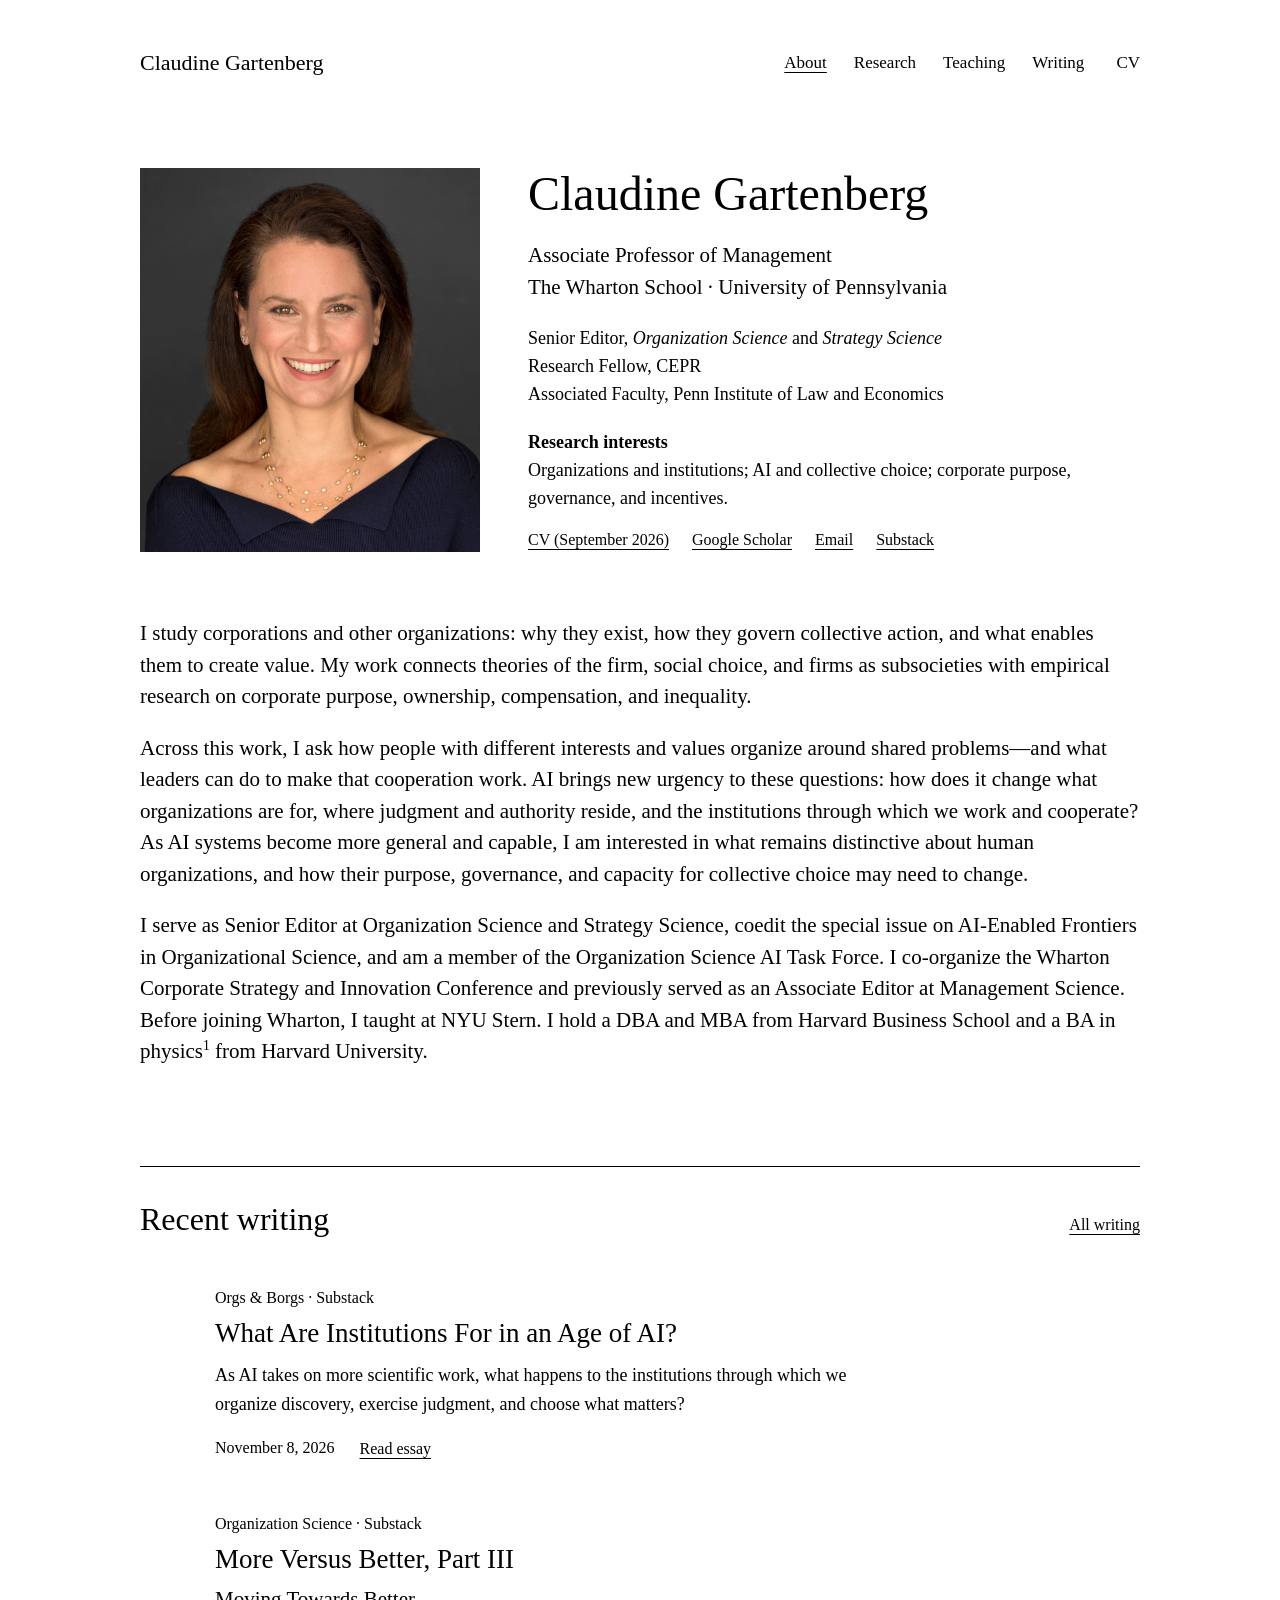
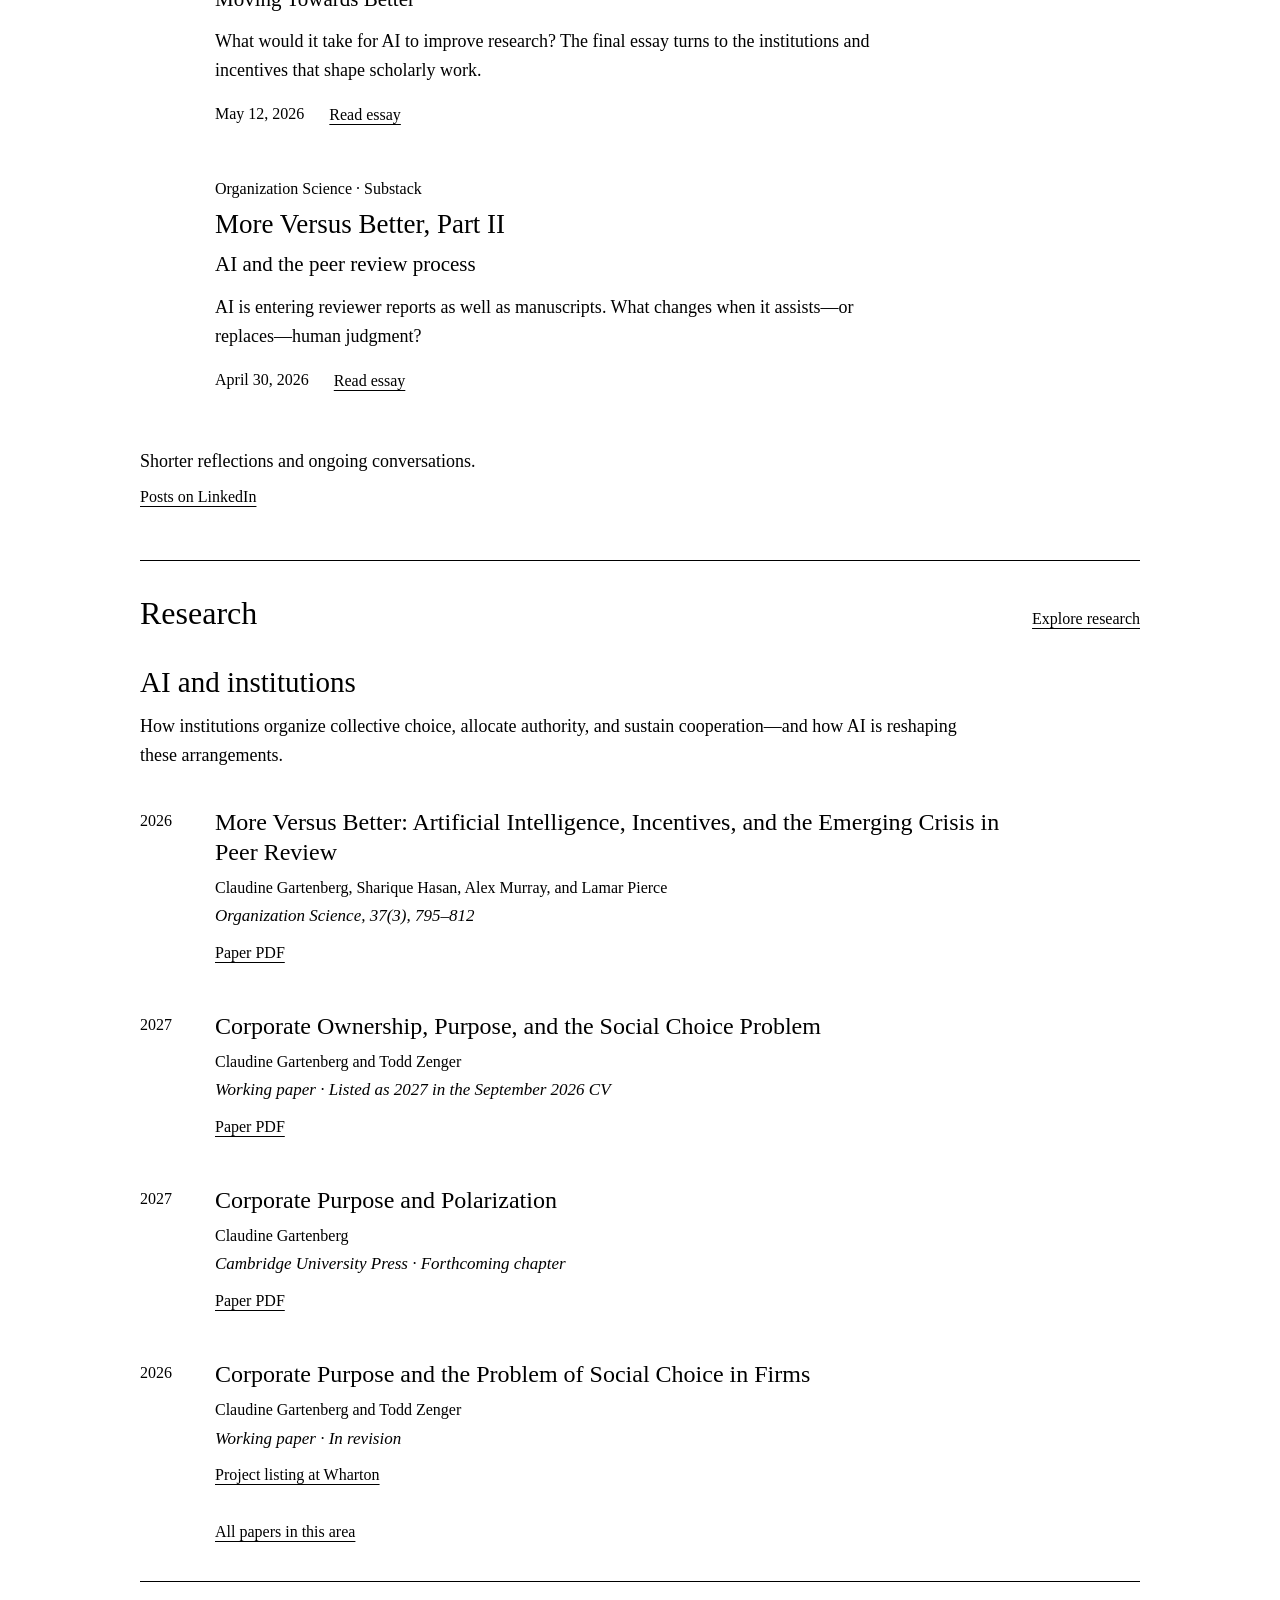
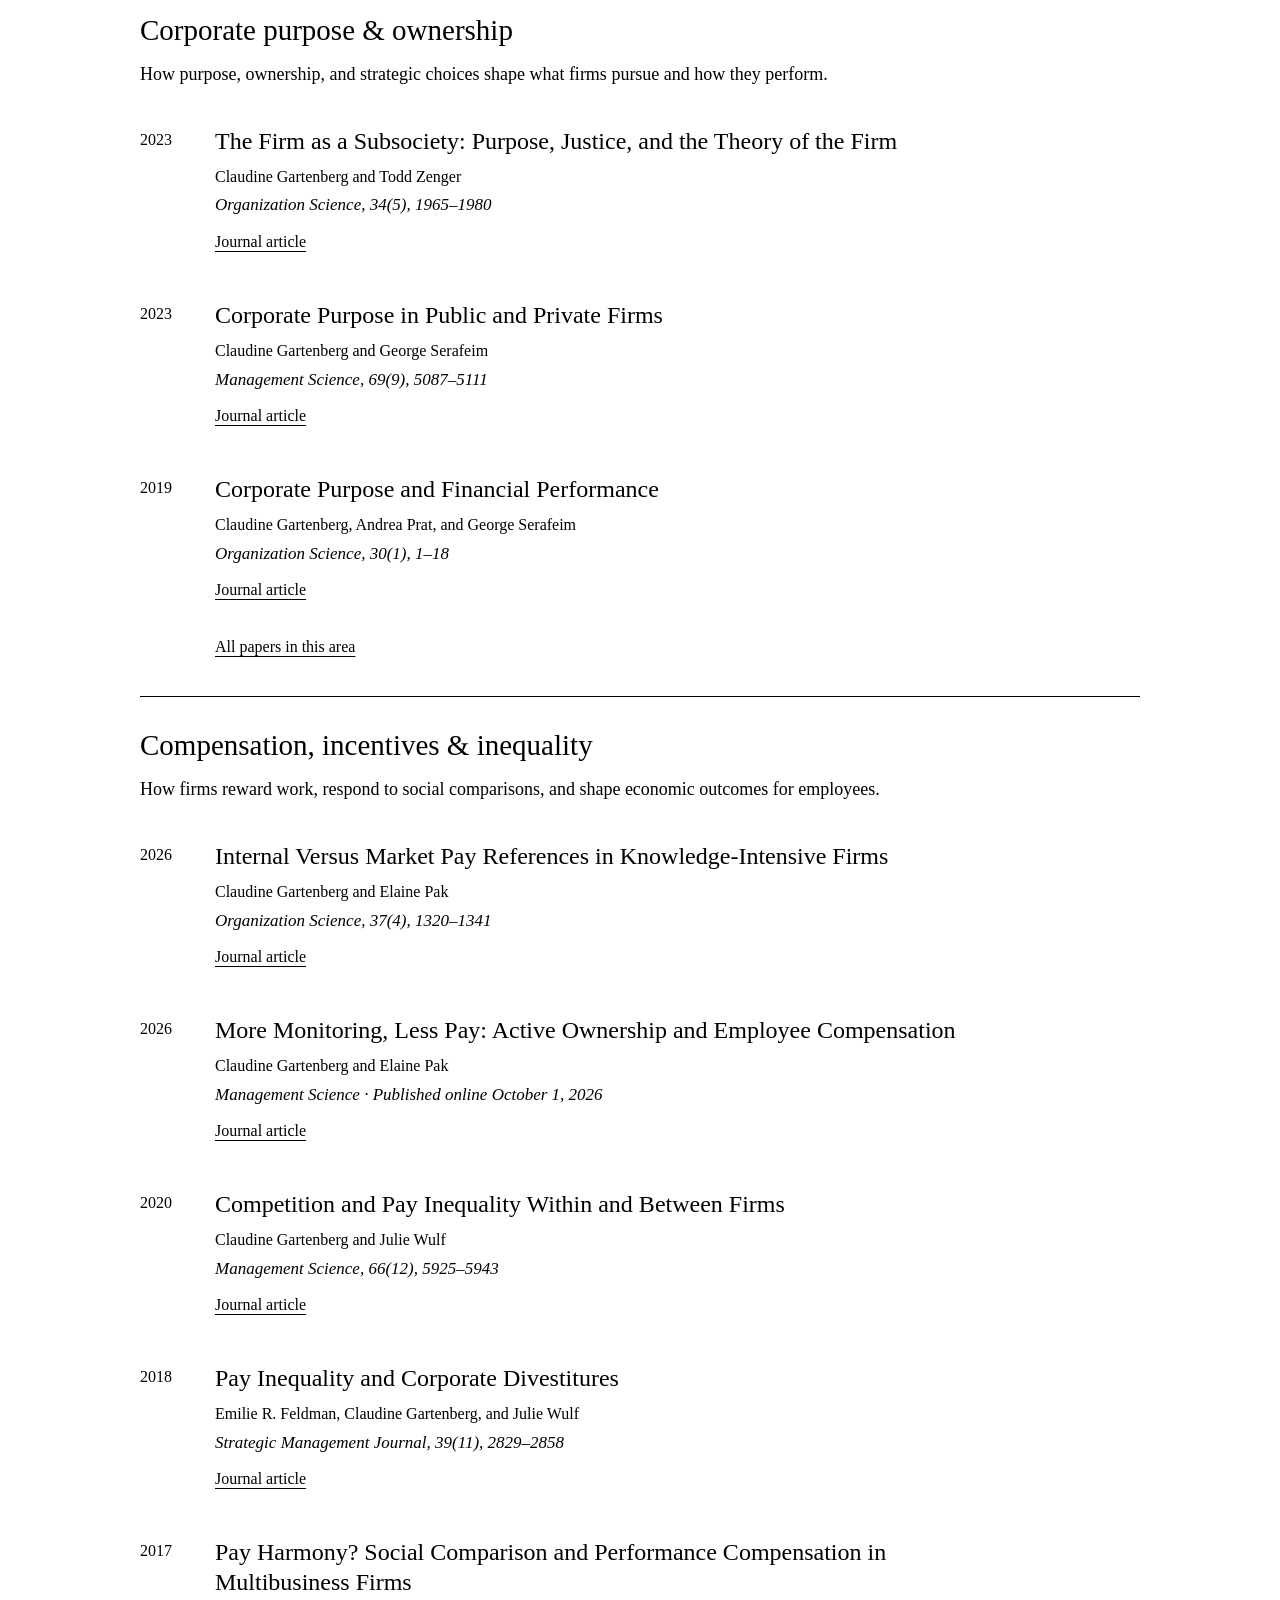
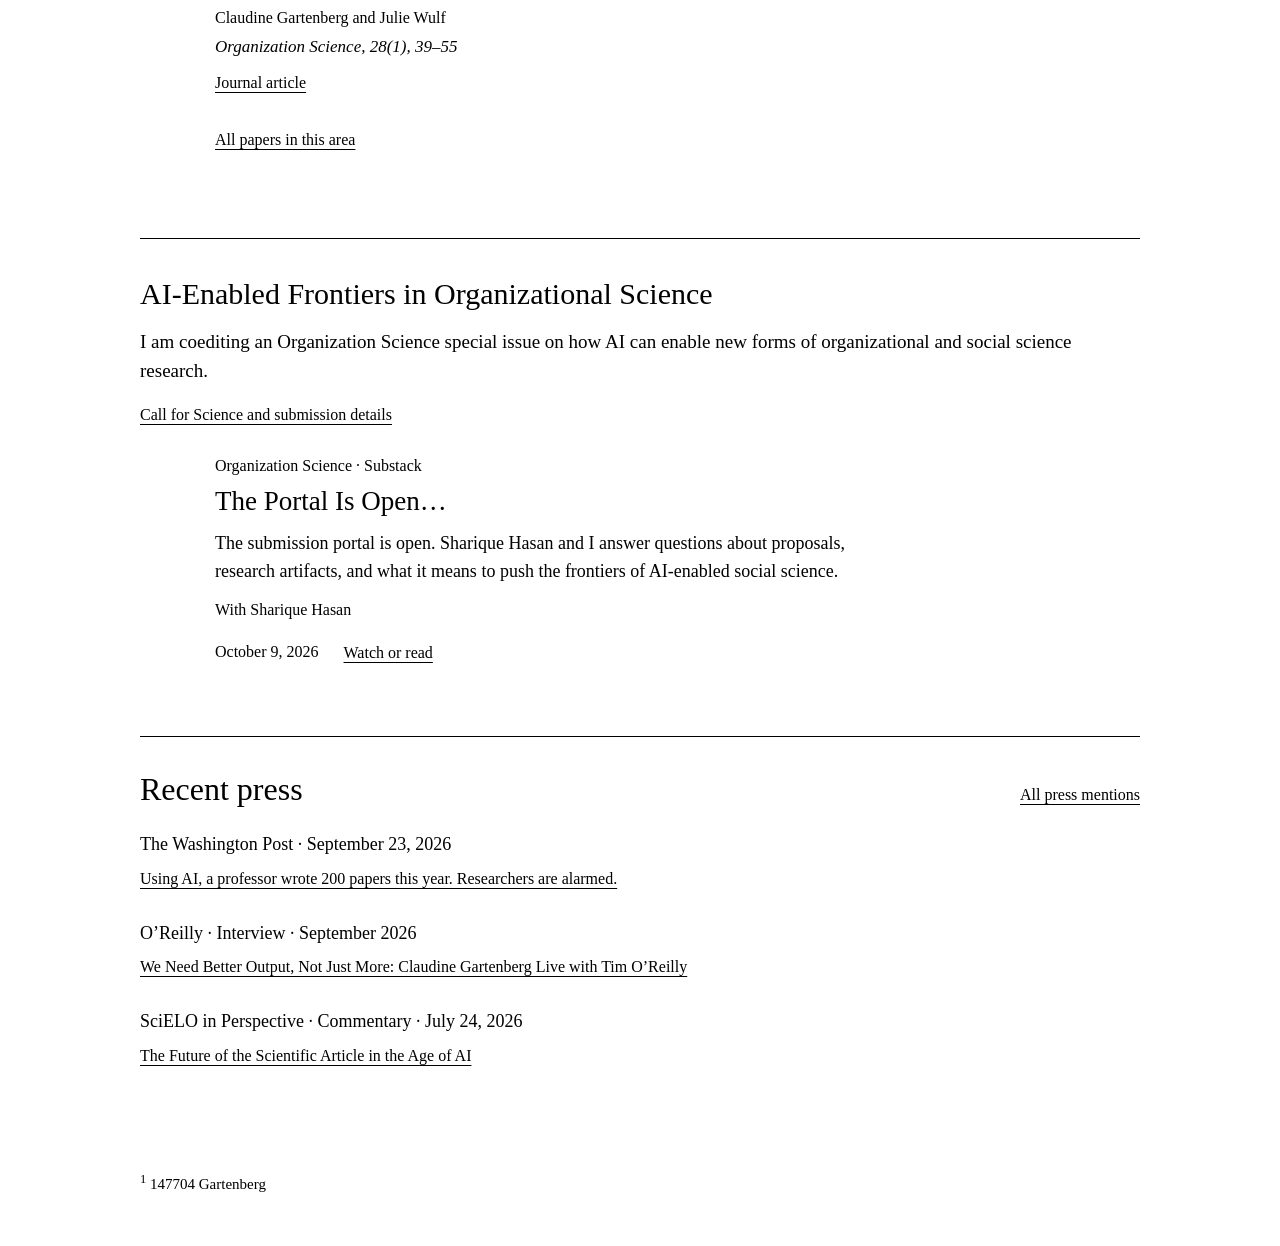
<file: index.html>
<!doctype html>
<html lang="en"><head><meta charset="utf-8"><meta name="viewport" content="width=device-width, initial-scale=1">
<title>Research, Teaching &amp; Writing | Claudine Gartenberg</title><meta name="description" content="Claudine Gartenberg, Associate Professor of Management at Wharton. Research on AI, the theory of the firm, social choice, corporate purpose, ownership and compensation.">
<meta name="theme-color" content="#ffffff"><meta property="og:type" content="website"><meta property="og:title" content="Research, Teaching &amp; Writing | Claudine Gartenberg"><meta property="og:description" content="Claudine Gartenberg, Associate Professor of Management at Wharton. Research on AI, the theory of the firm, social choice, corporate purpose, ownership and compensation.">
<link rel="stylesheet" href="assets/style.css"></head><body>
<a class="skip-link" href="#main">Skip to content</a>
<div class="shell"><header class="site-header"><a class="wordmark" href="index.html">Claudine Gartenberg</a><nav aria-label="Main navigation"><a href="index.html" aria-current="page">About</a><a href="research.html">Research</a><a href="teaching.html">Teaching</a><a href="writing.html">Writing</a><a class="nav-cv" href="cv/claudine-gartenberg-cv-september-2026.pdf">CV <span aria-hidden="true">↗</span></a></nav></header>
<main id="main" tabindex="-1"><section class="intro"><aside class="portrait-panel"><img src="assets/claudine-gartenberg-2049L.jpg" alt="Claudine Gartenberg" width="2100" height="3150" fetchpriority="high"></aside><div class="intro-copy"><h1>Claudine Gartenberg</h1><p class="appointment">Associate Professor of Management<br>The Wharton School · University of Pennsylvania</p><div class="profile-facts"><p>Senior Editor, <em>Organization Science</em> and <em>Strategy Science</em><br>Research Fellow, CEPR<br>Associated Faculty, Penn Institute of Law and Economics</p><p><strong>Research interests</strong><br>Organizations and institutions; AI and collective choice; corporate purpose, governance, and incentives.</p></div><div class="intro-links"><a class="text-link" href="cv/claudine-gartenberg-cv-september-2026.pdf">CV (September 2026) <span aria-hidden="true">↗</span></a><a class="text-link" href="https://scholar.google.com/citations?user=PspKXL8AAAAJ&amp;hl=en">Google Scholar <span aria-hidden="true">↗</span></a><a class="text-link" href="mailto:cgart@wharton.upenn.edu">Email <span aria-hidden="true">↗</span></a><a class="text-link" href="https://orgsandborgs.substack.com/">Substack <span aria-hidden="true">↗</span></a></div></div><div class="bio"><p>I study corporations and other organizations: why they exist, how they govern collective action, and what enables them to create value. My work connects theories of the firm, social choice, and firms as subsocieties with empirical research on corporate purpose, ownership, compensation, and inequality.</p><p>Across this work, I ask how people with different interests and values organize around shared problems—and what leaders can do to make that cooperation work. AI brings new urgency to these questions: how does it change what organizations are for, where judgment and authority reside, and the institutions through which we work and cooperate? As AI systems become more general and capable, I am interested in what remains distinctive about human organizations, and how their purpose, governance, and capacity for collective choice may need to change.</p><p>I serve as Senior Editor at Organization Science and Strategy Science, coedit the special issue on AI-Enabled Frontiers in Organizational Science, and am a member of the Organization Science AI Task Force. I co-organize the Wharton Corporate Strategy and Innovation Conference and previously served as an Associate Editor at Management Science. Before joining Wharton, I taught at NYU Stern. I hold a DBA and MBA from Harvard Business School and a BA in physics<sup id="asteroid-reference"><a href="#footnote-1" aria-label="Footnote 1">1</a></sup> from Harvard University.</p></div></section>
<section class="section" aria-labelledby="public-writing"><div class="section-heading"><h2 id="public-writing">Recent writing</h2><a class="text-link" href="writing.html">All writing</a></div><article class="essay essay-row"><div><p class="eyebrow">Orgs &amp; Borgs · Substack</p><h3><a href="https://orgsandborgs.substack.com/p/what-are-institutions-for-in-an-age">What Are Institutions For in an Age of AI?</a></h3><p class="essay-summary">As AI takes on more scientific work, what happens to the institutions through which we organize discovery, exercise judgment, and choose what matters?</p><div class="essay-bottom"><span>November 8, 2026</span><a class="text-link" href="https://orgsandborgs.substack.com/p/what-are-institutions-for-in-an-age">Read essay <span aria-hidden="true">↗</span></a></div></div></article><article class="essay essay-row"><div><p class="eyebrow">Organization Science · Substack</p><h3><a href="https://orgsci.substack.com/p/more-versus-better-part-iii">More Versus Better, Part III</a></h3><p class="essay-subtitle">Moving Towards Better</p><p class="essay-summary">What would it take for AI to improve research? The final essay turns to the institutions and incentives that shape scholarly work.</p><div class="essay-bottom"><span>May 12, 2026</span><a class="text-link" href="https://orgsci.substack.com/p/more-versus-better-part-iii">Read essay <span aria-hidden="true">↗</span></a></div></div></article><article class="essay essay-row"><div><p class="eyebrow">Organization Science · Substack</p><h3><a href="https://orgsci.substack.com/p/more-versus-better-part-ii">More Versus Better, Part II</a></h3><p class="essay-subtitle">AI and the peer review process</p><p class="essay-summary">AI is entering reviewer reports as well as manuscripts. What changes when it assists—or replaces—human judgment?</p><div class="essay-bottom"><span>April 30, 2026</span><a class="text-link" href="https://orgsci.substack.com/p/more-versus-better-part-ii">Read essay <span aria-hidden="true">↗</span></a></div></div></article><div class="linkedin-note"><p>Shorter reflections and ongoing conversations.</p><a class="text-link" href="https://www.linkedin.com/in/claudine-gartenberg-b16b7a1/recent-activity/all/">Posts on LinkedIn <span aria-hidden="true">↗</span></a></div></section>
<section class="section research-section" aria-labelledby="selected-research"><div class="section-heading"><h2 id="selected-research">Research</h2><a class="text-link" href="research.html">Explore research</a></div><section class="research-group" id="ai-theory-firm" aria-labelledby="ai-theory-firm-title"><h3 id="ai-theory-firm-title">AI and institutions</h3><p class="group-description">How institutions organize collective choice, allocate authority, and sustain cooperation—and how AI is reshaping these arrangements.</p><div class="paper-list"><article class="paper" id="more-versus-better"><div class="paper-date">2026</div><div class="paper-body"><h4><a href="https://faculty.wharton.upenn.edu/wp-content/uploads/2026/04/More-Versus-Better.pdf">More Versus Better: Artificial Intelligence, Incentives, and the Emerging Crisis in Peer Review</a></h4><p class="authors">Claudine Gartenberg, Sharique Hasan, Alex Murray, and Lamar Pierce</p><p class="venue">Organization Science, 37(3), 795–812</p><div class="paper-links"><a class="text-link" href="https://faculty.wharton.upenn.edu/wp-content/uploads/2026/04/More-Versus-Better.pdf">Paper PDF <span aria-hidden="true">↗</span></a></div></div></article><article class="paper" id="ownership-social-choice"><div class="paper-date">2027</div><div class="paper-body"><h4><a href="papers/corporate-ownership-purpose-social-choice.pdf">Corporate Ownership, Purpose, and the Social Choice Problem</a></h4><p class="authors">Claudine Gartenberg and Todd Zenger</p><p class="venue">Working paper · Listed as 2027 in the September 2026 CV</p><div class="paper-links"><a class="text-link" href="papers/corporate-ownership-purpose-social-choice.pdf">Paper PDF <span aria-hidden="true">↗</span></a></div></div></article><article class="paper" id="purpose-polarization"><div class="paper-date">2027</div><div class="paper-body"><h4><a href="papers/corporate-purpose-polarization.pdf">Corporate Purpose and Polarization</a></h4><p class="authors">Claudine Gartenberg</p><p class="venue">Cambridge University Press · Forthcoming chapter</p><div class="paper-links"><a class="text-link" href="papers/corporate-purpose-polarization.pdf">Paper PDF <span aria-hidden="true">↗</span></a></div></div></article><article class="paper" id="social-choice-firms"><div class="paper-date">2026</div><div class="paper-body"><h4><a href="https://mgmt.wharton.upenn.edu/profile/cgart/#wfp-research">Corporate Purpose and the Problem of Social Choice in Firms</a></h4><p class="authors">Claudine Gartenberg and Todd Zenger</p><p class="venue">Working paper · In revision</p><div class="paper-links"><a class="text-link" href="https://mgmt.wharton.upenn.edu/profile/cgart/#wfp-research">Project listing at Wharton <span aria-hidden="true">↗</span></a></div></div></article></div><a class="text-link" href="research.html#ai-theory-firm">All papers in this area</a></section><section class="research-group" id="purpose-ownership" aria-labelledby="purpose-ownership-title"><h3 id="purpose-ownership-title">Corporate purpose &amp; ownership</h3><p class="group-description">How purpose, ownership, and strategic choices shape what firms pursue and how they perform.</p><div class="paper-list"><article class="paper" id="firm-subsociety"><div class="paper-date">2023</div><div class="paper-body"><h4><a href="https://pubsonline.informs.org/doi/10.1287/orsc.2022.1650">The Firm as a Subsociety: Purpose, Justice, and the Theory of the Firm</a></h4><p class="authors">Claudine Gartenberg and Todd Zenger</p><p class="venue">Organization Science, 34(5), 1965–1980</p><div class="paper-links"><a class="text-link" href="https://pubsonline.informs.org/doi/10.1287/orsc.2022.1650">Journal article <span aria-hidden="true">↗</span></a></div></div></article><article class="paper" id="public-private"><div class="paper-date">2023</div><div class="paper-body"><h4><a href="https://pubsonline.informs.org/doi/10.1287/mnsc.2022.4618">Corporate Purpose in Public and Private Firms</a></h4><p class="authors">Claudine Gartenberg and George Serafeim</p><p class="venue">Management Science, 69(9), 5087–5111</p><div class="paper-links"><a class="text-link" href="https://pubsonline.informs.org/doi/10.1287/mnsc.2022.4618">Journal article <span aria-hidden="true">↗</span></a></div></div></article><article class="paper" id="purpose-performance"><div class="paper-date">2019</div><div class="paper-body"><h4><a href="https://pubsonline.informs.org/doi/10.1287/orsc.2018.1230">Corporate Purpose and Financial Performance</a></h4><p class="authors">Claudine Gartenberg, Andrea Prat, and George Serafeim</p><p class="venue">Organization Science, 30(1), 1–18</p><div class="paper-links"><a class="text-link" href="https://pubsonline.informs.org/doi/10.1287/orsc.2018.1230">Journal article <span aria-hidden="true">↗</span></a></div></div></article></div><a class="text-link" href="research.html#purpose-ownership">All papers in this area</a></section><section class="research-group" id="compensation-incentives" aria-labelledby="compensation-incentives-title"><h3 id="compensation-incentives-title">Compensation, incentives &amp; inequality</h3><p class="group-description">How firms reward work, respond to social comparisons, and shape economic outcomes for employees.</p><div class="paper-list"><article class="paper" id="pay-references"><div class="paper-date">2026</div><div class="paper-body"><h4><a href="https://pubsonline.informs.org/doi/10.1287/orsc.2024.19959">Internal Versus Market Pay References in Knowledge-Intensive Firms</a></h4><p class="authors">Claudine Gartenberg and Elaine Pak</p><p class="venue">Organization Science, 37(4), 1320–1341</p><div class="paper-links"><a class="text-link" href="https://pubsonline.informs.org/doi/10.1287/orsc.2024.19959">Journal article <span aria-hidden="true">↗</span></a></div></div></article><article class="paper" id="active-ownership"><div class="paper-date">2026</div><div class="paper-body"><h4><a href="https://pubsonline.informs.org/doi/10.1287/mnsc.2024.08553">More Monitoring, Less Pay: Active Ownership and Employee Compensation</a></h4><p class="authors">Claudine Gartenberg and Elaine Pak</p><p class="venue">Management Science · Published online October 1, 2026</p><div class="paper-links"><a class="text-link" href="https://pubsonline.informs.org/doi/10.1287/mnsc.2024.08553">Journal article <span aria-hidden="true">↗</span></a></div></div></article><article class="paper" id="competition-pay"><div class="paper-date">2020</div><div class="paper-body"><h4><a href="https://pubsonline.informs.org/doi/10.1287/mnsc.2019.3471">Competition and Pay Inequality Within and Between Firms</a></h4><p class="authors">Claudine Gartenberg and Julie Wulf</p><p class="venue">Management Science, 66(12), 5925–5943</p><div class="paper-links"><a class="text-link" href="https://pubsonline.informs.org/doi/10.1287/mnsc.2019.3471">Journal article <span aria-hidden="true">↗</span></a></div></div></article><article class="paper" id="divestitures-pay"><div class="paper-date">2018</div><div class="paper-body"><h4><a href="https://sms.onlinelibrary.wiley.com/doi/10.1002/smj.2933">Pay Inequality and Corporate Divestitures</a></h4><p class="authors">Emilie R. Feldman, Claudine Gartenberg, and Julie Wulf</p><p class="venue">Strategic Management Journal, 39(11), 2829–2858</p><div class="paper-links"><a class="text-link" href="https://sms.onlinelibrary.wiley.com/doi/10.1002/smj.2933">Journal article <span aria-hidden="true">↗</span></a></div></div></article><article class="paper" id="pay-harmony"><div class="paper-date">2017</div><div class="paper-body"><h4><a href="https://pubsonline.informs.org/doi/10.1287/orsc.2017.1109">Pay Harmony? Social Comparison and Performance Compensation in Multibusiness Firms</a></h4><p class="authors">Claudine Gartenberg and Julie Wulf</p><p class="venue">Organization Science, 28(1), 39–55</p><div class="paper-links"><a class="text-link" href="https://pubsonline.informs.org/doi/10.1287/orsc.2017.1109">Journal article <span aria-hidden="true">↗</span></a></div></div></article></div><a class="text-link" href="research.html#compensation-incentives">All papers in this area</a></section></section>
<section class="editorial-initiative" aria-labelledby="special-issue"><div><h2 id="special-issue">AI-Enabled Frontiers in Organizational Science</h2><p>I am coediting an Organization Science special issue on how AI can enable new forms of organizational and social science research.</p><a class="text-link" href="https://orgsci.org/">Call for Science and submission details <span aria-hidden="true">↗</span></a><article class="essay essay-row"><div><p class="eyebrow">Organization Science · Substack</p><h3><a href="https://orgsci.substack.com/p/the-portal-is-open">The Portal Is Open…</a></h3><p class="essay-summary">The submission portal is open. Sharique Hasan and I answer questions about proposals, research artifacts, and what it means to push the frontiers of AI-enabled social science.</p><p class="byline">With Sharique Hasan</p><div class="essay-bottom"><span>October 9, 2026</span><a class="text-link" href="https://orgsci.substack.com/p/the-portal-is-open">Watch or read <span aria-hidden="true">↗</span></a></div></div></article></div></section>
<section class="section" aria-labelledby="recent-press"><div class="section-heading"><h2 id="recent-press">Recent press</h2><a class="text-link" href="writing.html#press-mentions">All press mentions</a></div><ul class="press-list"><li><p>The Washington Post · September 23, 2026</p><a class="text-link" href="https://www.washingtonpost.com/education/2026/09/23/nine-months-200-academic-papers-one-professors-ai-assisted-output/">Using AI, a professor wrote 200 papers this year. Researchers are alarmed. <span aria-hidden="true">↗</span></a></li><li><p>O’Reilly · Interview · September 2026</p><a class="text-link" href="https://www.oreilly.com/videos/we-need-better/0642572452186/">We Need Better Output, Not Just More: Claudine Gartenberg Live with Tim O’Reilly <span aria-hidden="true">↗</span></a></li><li><p>SciELO in Perspective · Commentary · July 24, 2026</p><a class="text-link" href="https://blog.scielo.org/en/2026/07/24/the-future-of-the-scientific-article-in-the-age-of-ai/">The Future of the Scientific Article in the Age of AI <span aria-hidden="true">↗</span></a></li></ul></section>
<aside class="page-footnotes" aria-label="Footnotes"><p id="footnote-1"><sup>1</sup> <a href="https://minorplanetcenter.net/db_search/show_object?object_id=147704">147704 Gartenberg</a></p></aside></main>
</div></body></html>
</file>
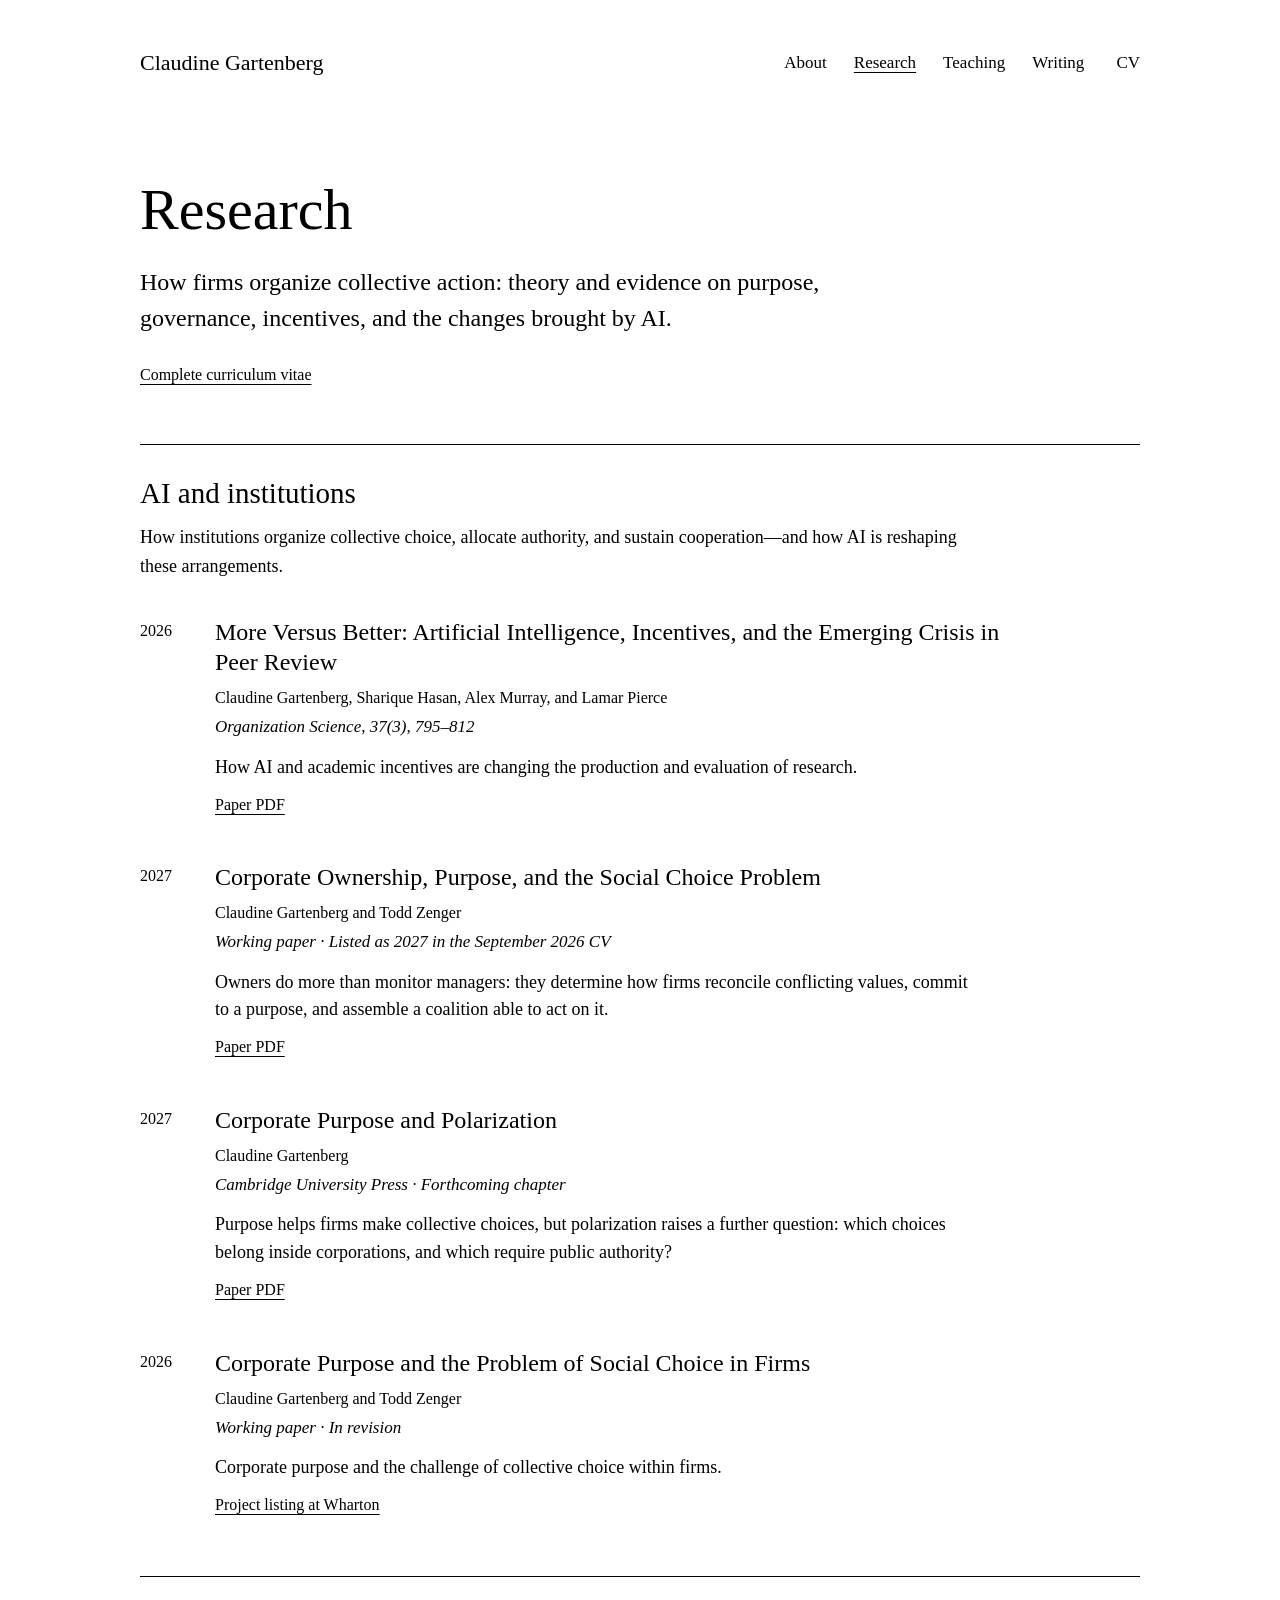
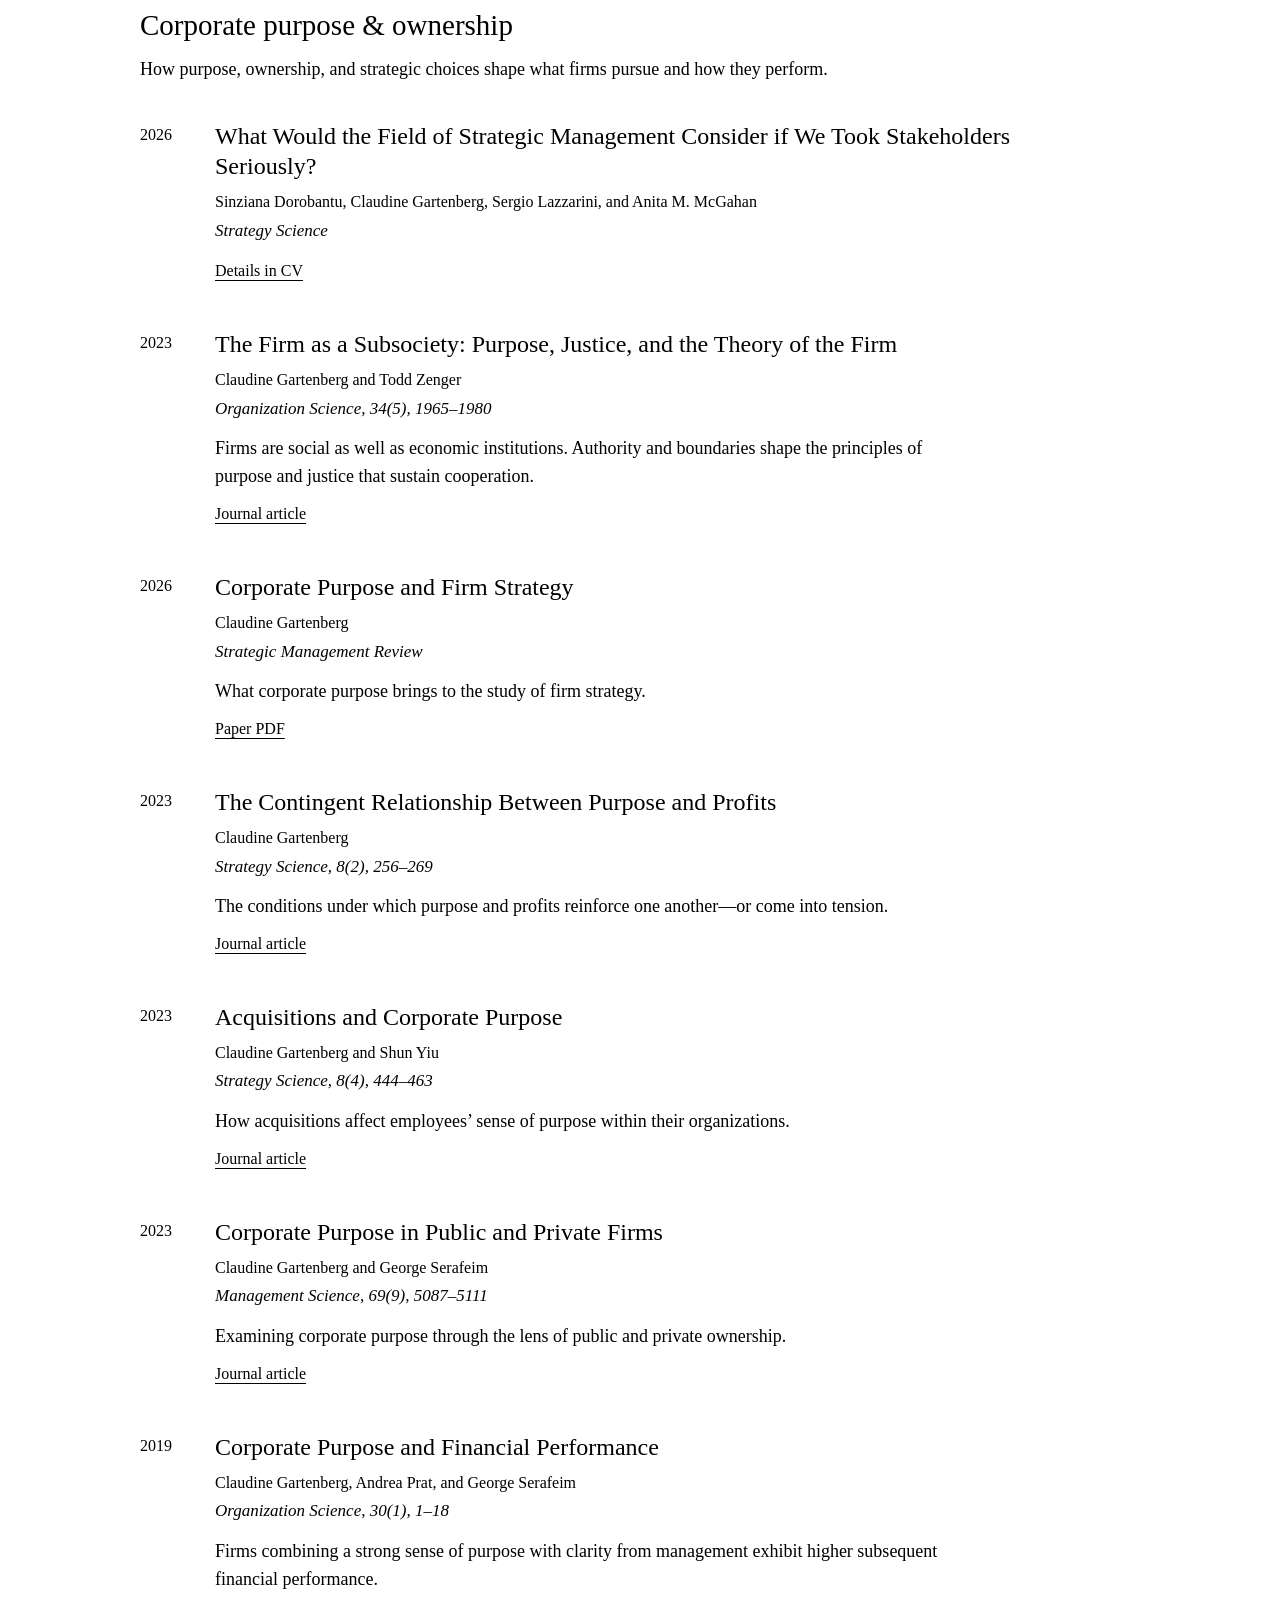
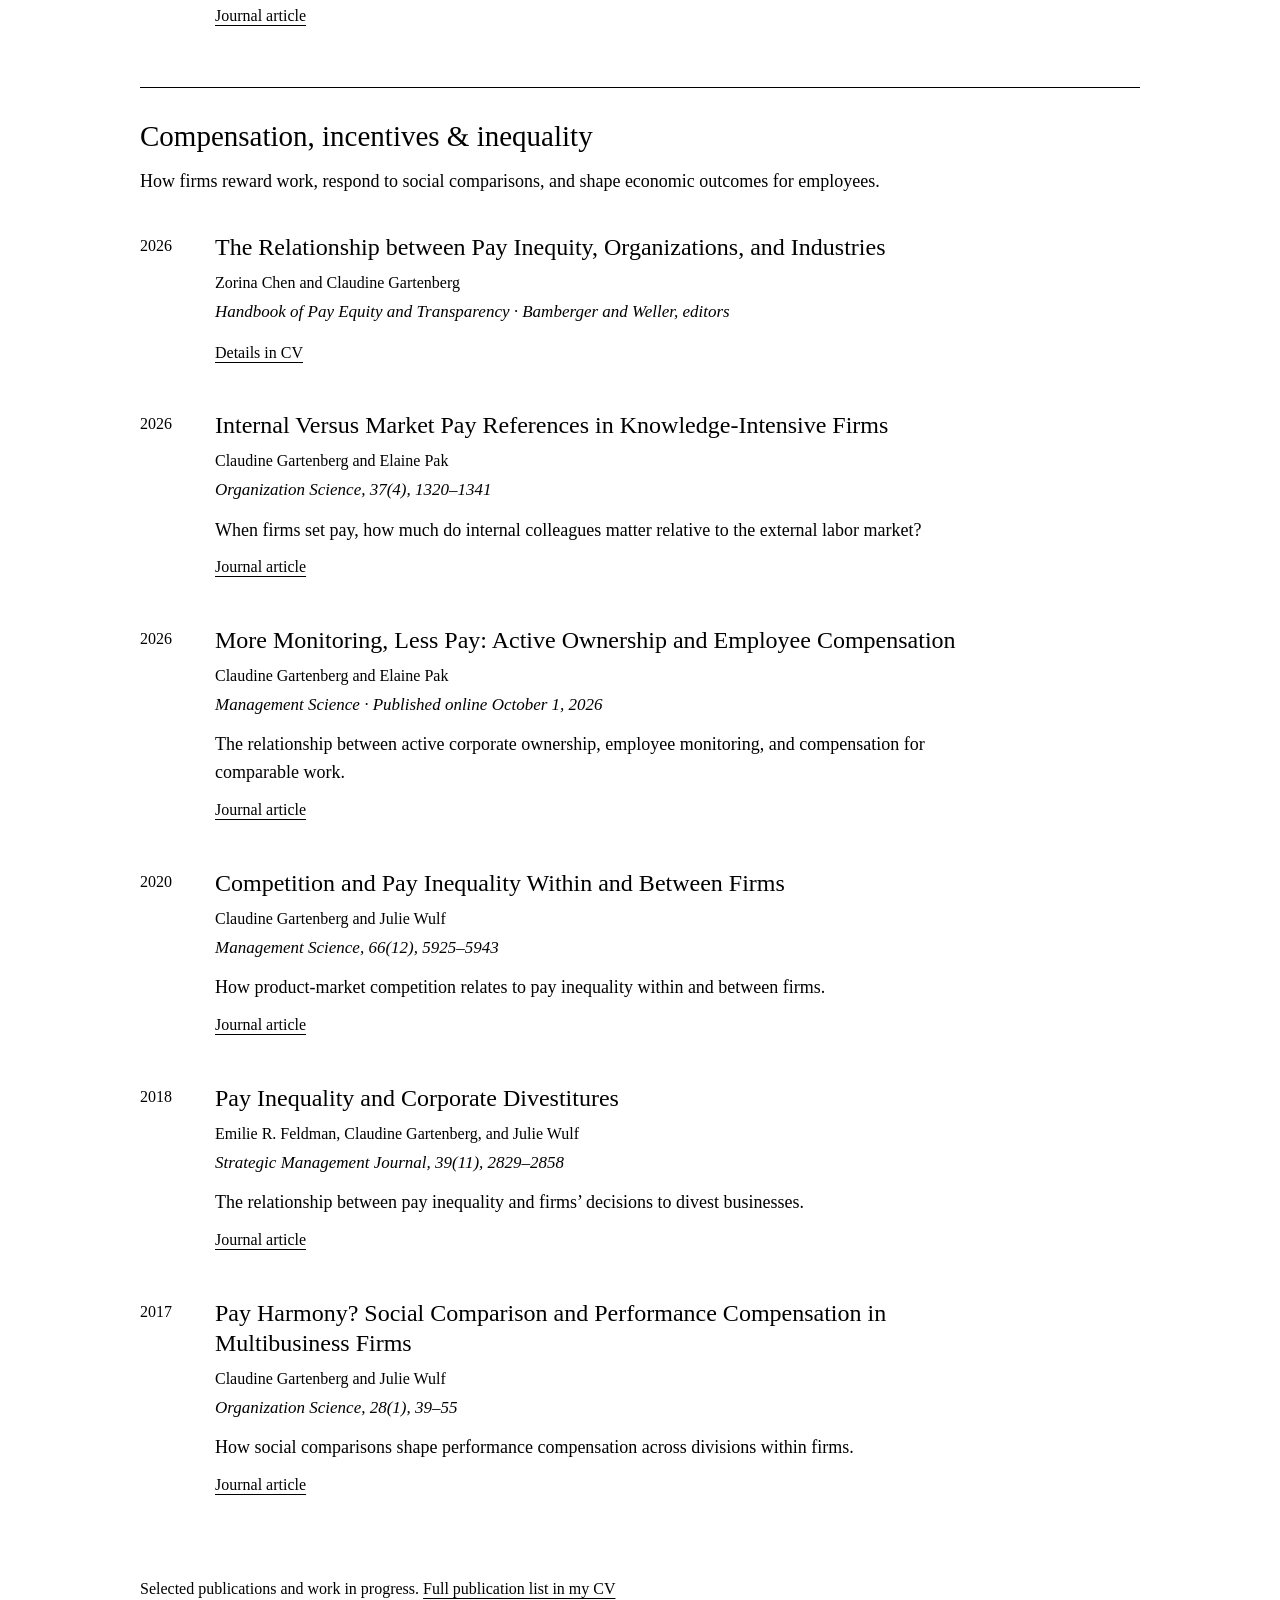
<file: research.html>
<!doctype html>
<html lang="en"><head><meta charset="utf-8"><meta name="viewport" content="width=device-width, initial-scale=1">
<title>Research | Claudine Gartenberg</title><meta name="description" content="Research by Claudine Gartenberg on AI, social choice, the theory of the firm, corporate purpose, ownership and compensation.">
<meta name="theme-color" content="#ffffff"><meta property="og:type" content="website"><meta property="og:title" content="Research | Claudine Gartenberg"><meta property="og:description" content="Research by Claudine Gartenberg on AI, social choice, the theory of the firm, corporate purpose, ownership and compensation.">
<link rel="stylesheet" href="assets/style.css"></head><body>
<a class="skip-link" href="#main">Skip to content</a>
<div class="shell"><header class="site-header"><a class="wordmark" href="index.html">Claudine Gartenberg</a><nav aria-label="Main navigation"><a href="index.html">About</a><a href="research.html" aria-current="page">Research</a><a href="teaching.html">Teaching</a><a href="writing.html">Writing</a><a class="nav-cv" href="cv/claudine-gartenberg-cv-september-2026.pdf">CV <span aria-hidden="true">↗</span></a></nav></header>
<main id="main" tabindex="-1"><section class="page-intro"><h1>Research</h1><p class="page-deck">How firms organize collective action: theory and evidence on purpose, governance, incentives, and the changes brought by AI.</p><div class="intro-links"><a class="text-link" href="cv/claudine-gartenberg-cv-september-2026.pdf">Complete curriculum vitae <span aria-hidden="true">↗</span></a></div></section><section class="research-group" id="ai-theory-firm" aria-labelledby="ai-theory-firm-title"><h2 id="ai-theory-firm-title">AI and institutions</h2><p class="group-description">How institutions organize collective choice, allocate authority, and sustain cooperation—and how AI is reshaping these arrangements.</p><div class="paper-list"><article class="paper" id="more-versus-better"><div class="paper-date">2026</div><div class="paper-body"><h3><a href="https://faculty.wharton.upenn.edu/wp-content/uploads/2026/04/More-Versus-Better.pdf">More Versus Better: Artificial Intelligence, Incentives, and the Emerging Crisis in Peer Review</a></h3><p class="authors">Claudine Gartenberg, Sharique Hasan, Alex Murray, and Lamar Pierce</p><p class="venue">Organization Science, 37(3), 795–812</p><p class="paper-summary">How AI and academic incentives are changing the production and evaluation of research.</p><div class="paper-links"><a class="text-link" href="https://faculty.wharton.upenn.edu/wp-content/uploads/2026/04/More-Versus-Better.pdf">Paper PDF <span aria-hidden="true">↗</span></a></div></div></article><article class="paper" id="ownership-social-choice"><div class="paper-date">2027</div><div class="paper-body"><h3><a href="papers/corporate-ownership-purpose-social-choice.pdf">Corporate Ownership, Purpose, and the Social Choice Problem</a></h3><p class="authors">Claudine Gartenberg and Todd Zenger</p><p class="venue">Working paper · Listed as 2027 in the September 2026 CV</p><p class="paper-summary">Owners do more than monitor managers: they determine how firms reconcile conflicting values, commit to a purpose, and assemble a coalition able to act on it.</p><div class="paper-links"><a class="text-link" href="papers/corporate-ownership-purpose-social-choice.pdf">Paper PDF <span aria-hidden="true">↗</span></a></div></div></article><article class="paper" id="purpose-polarization"><div class="paper-date">2027</div><div class="paper-body"><h3><a href="papers/corporate-purpose-polarization.pdf">Corporate Purpose and Polarization</a></h3><p class="authors">Claudine Gartenberg</p><p class="venue">Cambridge University Press · Forthcoming chapter</p><p class="paper-summary">Purpose helps firms make collective choices, but polarization raises a further question: which choices belong inside corporations, and which require public authority?</p><div class="paper-links"><a class="text-link" href="papers/corporate-purpose-polarization.pdf">Paper PDF <span aria-hidden="true">↗</span></a></div></div></article><article class="paper" id="social-choice-firms"><div class="paper-date">2026</div><div class="paper-body"><h3><a href="https://mgmt.wharton.upenn.edu/profile/cgart/#wfp-research">Corporate Purpose and the Problem of Social Choice in Firms</a></h3><p class="authors">Claudine Gartenberg and Todd Zenger</p><p class="venue">Working paper · In revision</p><p class="paper-summary">Corporate purpose and the challenge of collective choice within firms.</p><div class="paper-links"><a class="text-link" href="https://mgmt.wharton.upenn.edu/profile/cgart/#wfp-research">Project listing at Wharton <span aria-hidden="true">↗</span></a></div></div></article></div></section><section class="research-group" id="purpose-ownership" aria-labelledby="purpose-ownership-title"><h2 id="purpose-ownership-title">Corporate purpose &amp; ownership</h2><p class="group-description">How purpose, ownership, and strategic choices shape what firms pursue and how they perform.</p><div class="paper-list"><article class="paper" id="stakeholders-seriously"><div class="paper-date">2026</div><div class="paper-body"><h3><a href="cv/claudine-gartenberg-cv-september-2026.pdf#page=3">What Would the Field of Strategic Management Consider if We Took Stakeholders Seriously?</a></h3><p class="authors">Sinziana Dorobantu, Claudine Gartenberg, Sergio Lazzarini, and Anita M. McGahan</p><p class="venue">Strategy Science</p><p class="paper-summary"></p><div class="paper-links"><a class="text-link" href="cv/claudine-gartenberg-cv-september-2026.pdf#page=3">Details in CV <span aria-hidden="true">↗</span></a></div></div></article><article class="paper" id="firm-subsociety"><div class="paper-date">2023</div><div class="paper-body"><h3><a href="https://pubsonline.informs.org/doi/10.1287/orsc.2022.1650">The Firm as a Subsociety: Purpose, Justice, and the Theory of the Firm</a></h3><p class="authors">Claudine Gartenberg and Todd Zenger</p><p class="venue">Organization Science, 34(5), 1965–1980</p><p class="paper-summary">Firms are social as well as economic institutions. Authority and boundaries shape the principles of purpose and justice that sustain cooperation.</p><div class="paper-links"><a class="text-link" href="https://pubsonline.informs.org/doi/10.1287/orsc.2022.1650">Journal article <span aria-hidden="true">↗</span></a></div></div></article><article class="paper" id="purpose-strategy"><div class="paper-date">2026</div><div class="paper-body"><h3><a href="https://faculty.wharton.upenn.edu/wp-content/uploads/2016/11/CorporatePurpose-FirmStrategy.pdf">Corporate Purpose and Firm Strategy</a></h3><p class="authors">Claudine Gartenberg</p><p class="venue">Strategic Management Review</p><p class="paper-summary">What corporate purpose brings to the study of firm strategy.</p><div class="paper-links"><a class="text-link" href="https://faculty.wharton.upenn.edu/wp-content/uploads/2016/11/CorporatePurpose-FirmStrategy.pdf">Paper PDF <span aria-hidden="true">↗</span></a></div></div></article><article class="paper" id="purpose-profits"><div class="paper-date">2023</div><div class="paper-body"><h3><a href="https://pubsonline.informs.org/doi/10.1287/stsc.2023.0194">The Contingent Relationship Between Purpose and Profits</a></h3><p class="authors">Claudine Gartenberg</p><p class="venue">Strategy Science, 8(2), 256–269</p><p class="paper-summary">The conditions under which purpose and profits reinforce one another—or come into tension.</p><div class="paper-links"><a class="text-link" href="https://pubsonline.informs.org/doi/10.1287/stsc.2023.0194">Journal article <span aria-hidden="true">↗</span></a></div></div></article><article class="paper" id="acquisitions"><div class="paper-date">2023</div><div class="paper-body"><h3><a href="https://pubsonline.informs.org/doi/abs/10.1287/stsc.2023.0193">Acquisitions and Corporate Purpose</a></h3><p class="authors">Claudine Gartenberg and Shun Yiu</p><p class="venue">Strategy Science, 8(4), 444–463</p><p class="paper-summary">How acquisitions affect employees’ sense of purpose within their organizations.</p><div class="paper-links"><a class="text-link" href="https://pubsonline.informs.org/doi/abs/10.1287/stsc.2023.0193">Journal article <span aria-hidden="true">↗</span></a></div></div></article><article class="paper" id="public-private"><div class="paper-date">2023</div><div class="paper-body"><h3><a href="https://pubsonline.informs.org/doi/10.1287/mnsc.2022.4618">Corporate Purpose in Public and Private Firms</a></h3><p class="authors">Claudine Gartenberg and George Serafeim</p><p class="venue">Management Science, 69(9), 5087–5111</p><p class="paper-summary">Examining corporate purpose through the lens of public and private ownership.</p><div class="paper-links"><a class="text-link" href="https://pubsonline.informs.org/doi/10.1287/mnsc.2022.4618">Journal article <span aria-hidden="true">↗</span></a></div></div></article><article class="paper" id="purpose-performance"><div class="paper-date">2019</div><div class="paper-body"><h3><a href="https://pubsonline.informs.org/doi/10.1287/orsc.2018.1230">Corporate Purpose and Financial Performance</a></h3><p class="authors">Claudine Gartenberg, Andrea Prat, and George Serafeim</p><p class="venue">Organization Science, 30(1), 1–18</p><p class="paper-summary">Firms combining a strong sense of purpose with clarity from management exhibit higher subsequent financial performance.</p><div class="paper-links"><a class="text-link" href="https://pubsonline.informs.org/doi/10.1287/orsc.2018.1230">Journal article <span aria-hidden="true">↗</span></a></div></div></article></div></section><section class="research-group" id="compensation-incentives" aria-labelledby="compensation-incentives-title"><h2 id="compensation-incentives-title">Compensation, incentives &amp; inequality</h2><p class="group-description">How firms reward work, respond to social comparisons, and shape economic outcomes for employees.</p><div class="paper-list"><article class="paper" id="pay-inequity-handbook"><div class="paper-date">2026</div><div class="paper-body"><h3><a href="cv/claudine-gartenberg-cv-september-2026.pdf#page=3">The Relationship between Pay Inequity, Organizations, and Industries</a></h3><p class="authors">Zorina Chen and Claudine Gartenberg</p><p class="venue">Handbook of Pay Equity and Transparency · Bamberger and Weller, editors</p><p class="paper-summary"></p><div class="paper-links"><a class="text-link" href="cv/claudine-gartenberg-cv-september-2026.pdf#page=3">Details in CV <span aria-hidden="true">↗</span></a></div></div></article><article class="paper" id="pay-references"><div class="paper-date">2026</div><div class="paper-body"><h3><a href="https://pubsonline.informs.org/doi/10.1287/orsc.2024.19959">Internal Versus Market Pay References in Knowledge-Intensive Firms</a></h3><p class="authors">Claudine Gartenberg and Elaine Pak</p><p class="venue">Organization Science, 37(4), 1320–1341</p><p class="paper-summary">When firms set pay, how much do internal colleagues matter relative to the external labor market?</p><div class="paper-links"><a class="text-link" href="https://pubsonline.informs.org/doi/10.1287/orsc.2024.19959">Journal article <span aria-hidden="true">↗</span></a></div></div></article><article class="paper" id="active-ownership"><div class="paper-date">2026</div><div class="paper-body"><h3><a href="https://pubsonline.informs.org/doi/10.1287/mnsc.2024.08553">More Monitoring, Less Pay: Active Ownership and Employee Compensation</a></h3><p class="authors">Claudine Gartenberg and Elaine Pak</p><p class="venue">Management Science · Published online October 1, 2026</p><p class="paper-summary">The relationship between active corporate ownership, employee monitoring, and compensation for comparable work.</p><div class="paper-links"><a class="text-link" href="https://pubsonline.informs.org/doi/10.1287/mnsc.2024.08553">Journal article <span aria-hidden="true">↗</span></a></div></div></article><article class="paper" id="competition-pay"><div class="paper-date">2020</div><div class="paper-body"><h3><a href="https://pubsonline.informs.org/doi/10.1287/mnsc.2019.3471">Competition and Pay Inequality Within and Between Firms</a></h3><p class="authors">Claudine Gartenberg and Julie Wulf</p><p class="venue">Management Science, 66(12), 5925–5943</p><p class="paper-summary">How product-market competition relates to pay inequality within and between firms.</p><div class="paper-links"><a class="text-link" href="https://pubsonline.informs.org/doi/10.1287/mnsc.2019.3471">Journal article <span aria-hidden="true">↗</span></a></div></div></article><article class="paper" id="divestitures-pay"><div class="paper-date">2018</div><div class="paper-body"><h3><a href="https://sms.onlinelibrary.wiley.com/doi/10.1002/smj.2933">Pay Inequality and Corporate Divestitures</a></h3><p class="authors">Emilie R. Feldman, Claudine Gartenberg, and Julie Wulf</p><p class="venue">Strategic Management Journal, 39(11), 2829–2858</p><p class="paper-summary">The relationship between pay inequality and firms’ decisions to divest businesses.</p><div class="paper-links"><a class="text-link" href="https://sms.onlinelibrary.wiley.com/doi/10.1002/smj.2933">Journal article <span aria-hidden="true">↗</span></a></div></div></article><article class="paper" id="pay-harmony"><div class="paper-date">2017</div><div class="paper-body"><h3><a href="https://pubsonline.informs.org/doi/10.1287/orsc.2017.1109">Pay Harmony? Social Comparison and Performance Compensation in Multibusiness Firms</a></h3><p class="authors">Claudine Gartenberg and Julie Wulf</p><p class="venue">Organization Science, 28(1), 39–55</p><p class="paper-summary">How social comparisons shape performance compensation across divisions within firms.</p><div class="paper-links"><a class="text-link" href="https://pubsonline.informs.org/doi/10.1287/orsc.2017.1109">Journal article <span aria-hidden="true">↗</span></a></div></div></article></div></section><p class="collection-note">Selected publications and work in progress. <a class="text-link" href="cv/claudine-gartenberg-cv-september-2026.pdf">Full publication list in my CV <span aria-hidden="true">↗</span></a></p></main>
</div></body></html>
</file>
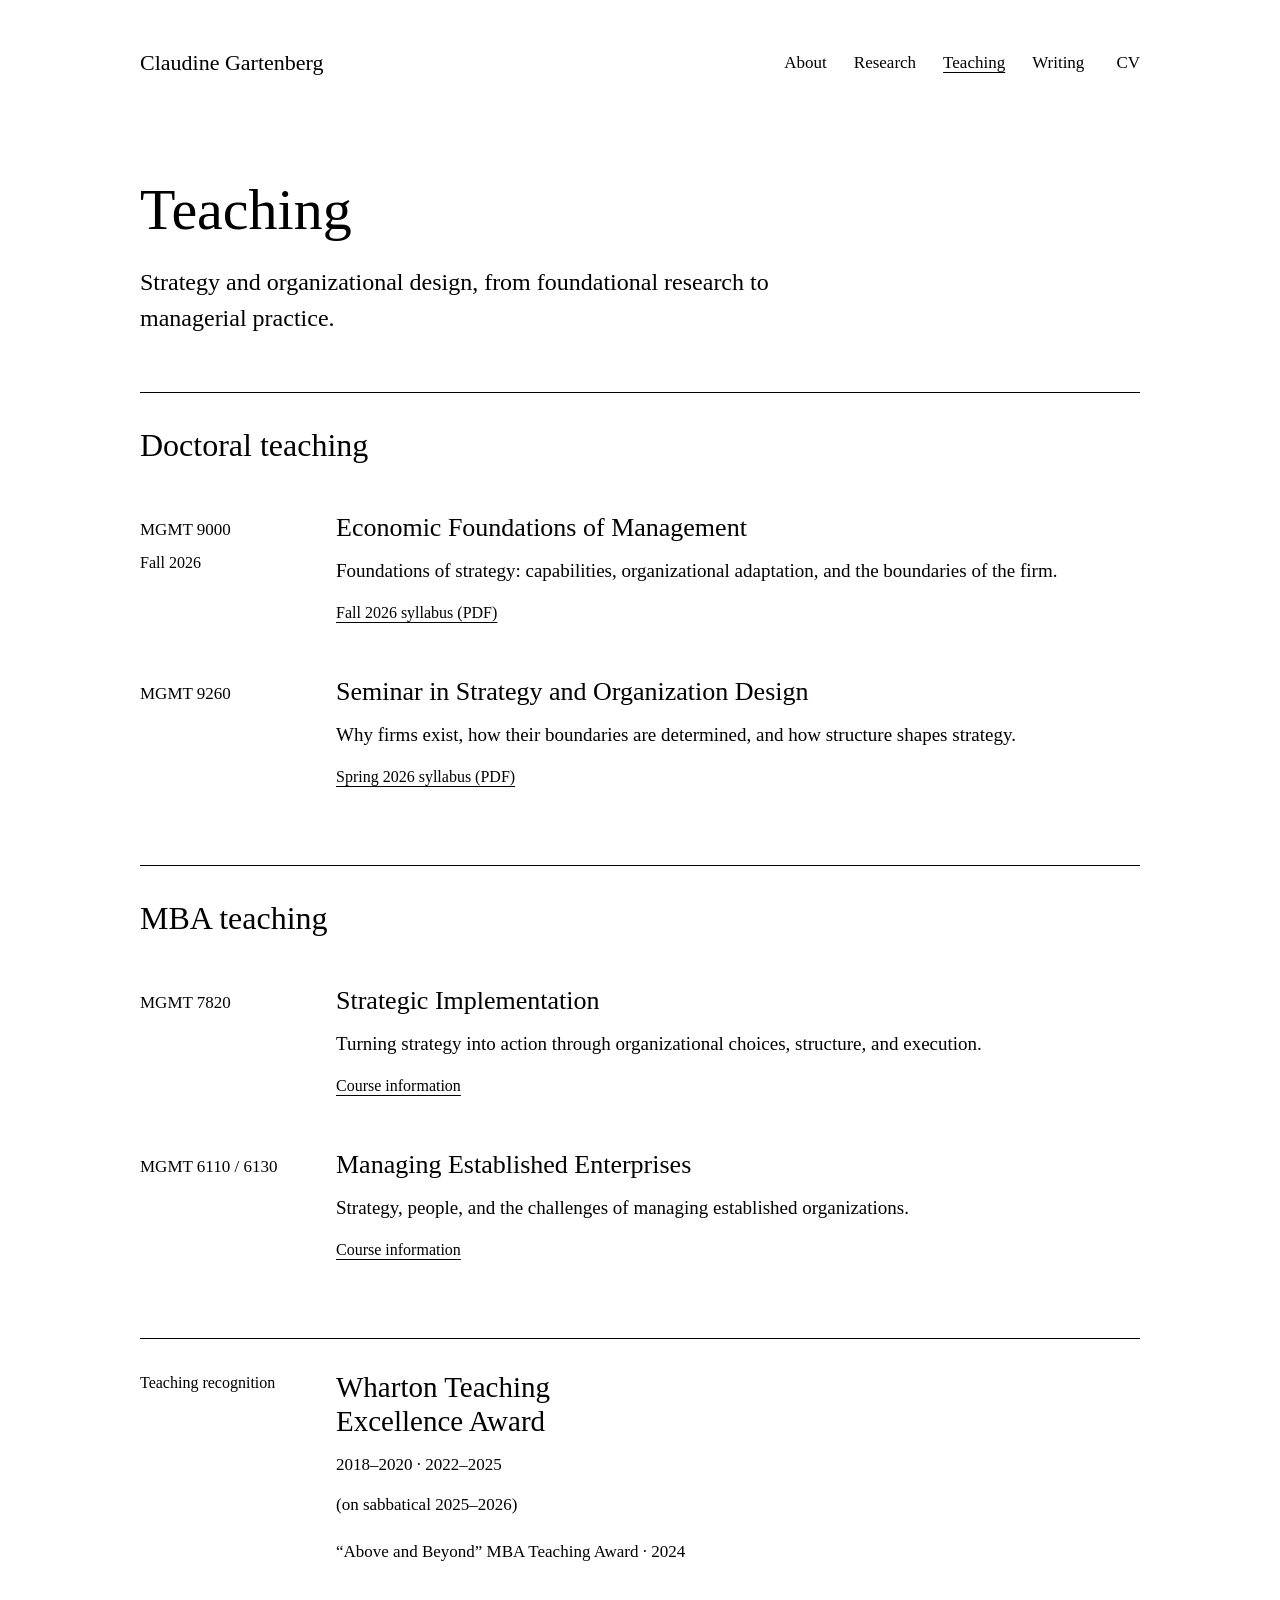
<file: teaching.html>
<!doctype html>
<html lang="en"><head><meta charset="utf-8"><meta name="viewport" content="width=device-width, initial-scale=1">
<title>Teaching | Claudine Gartenberg</title><meta name="description" content="MBA and doctoral teaching at Wharton: strategy, implementation, established enterprises and organizational design.">
<meta name="theme-color" content="#ffffff"><meta property="og:type" content="website"><meta property="og:title" content="Teaching | Claudine Gartenberg"><meta property="og:description" content="MBA and doctoral teaching at Wharton: strategy, implementation, established enterprises and organizational design.">
<link rel="stylesheet" href="assets/style.css"></head><body>
<a class="skip-link" href="#main">Skip to content</a>
<div class="shell"><header class="site-header"><a class="wordmark" href="index.html">Claudine Gartenberg</a><nav aria-label="Main navigation"><a href="index.html">About</a><a href="research.html">Research</a><a href="teaching.html" aria-current="page">Teaching</a><a href="writing.html">Writing</a><a class="nav-cv" href="cv/claudine-gartenberg-cv-september-2026.pdf">CV <span aria-hidden="true">↗</span></a></nav></header>
<main id="main" tabindex="-1"><section class="page-intro"><h1>Teaching</h1><p class="page-deck">Strategy and organizational design, from foundational research to managerial practice.</p></section><section class="section" aria-labelledby="doctoral-courses"><div class="section-heading"><h2 id="doctoral-courses">Doctoral teaching</h2></div><article class="course"><div class="course-code">MGMT 9000<span class="current-term">Fall 2026</span></div><div><h3>Economic Foundations of Management</h3><p>Foundations of strategy: capabilities, organizational adaptation, and the boundaries of the firm.</p><a class="text-link" href="syllabi/mgmt9000-fall-2026.pdf">Fall 2026 syllabus (PDF) <span aria-hidden="true">↗</span></a></div></article><article class="course"><div class="course-code">MGMT 9260</div><div><h3>Seminar in Strategy and Organization Design</h3><p>Why firms exist, how their boundaries are determined, and how structure shapes strategy.</p><a class="text-link" href="syllabi/mgmt9260-spring-2026.pdf">Spring 2026 syllabus (PDF) <span aria-hidden="true">↗</span></a></div></article></section>
<section class="section" aria-labelledby="mba-courses"><div class="section-heading"><h2 id="mba-courses">MBA teaching</h2></div><article class="course"><div class="course-code">MGMT 7820</div><div><h3>Strategic Implementation</h3><p>Turning strategy into action through organizational choices, structure, and execution.</p><a class="text-link" href="https://mgmt.wharton.upenn.edu/profile/cgart/#wfp-teaching">Course information <span aria-hidden="true">↗</span></a></div></article><article class="course"><div class="course-code">MGMT 6110 / 6130</div><div><h3>Managing Established Enterprises</h3><p>Strategy, people, and the challenges of managing established organizations.</p><a class="text-link" href="https://mgmt.wharton.upenn.edu/profile/cgart/#wfp-teaching">Course information <span aria-hidden="true">↗</span></a></div></article></section>
<section class="recognition"><p class="eyebrow">Teaching recognition</p><div><h2>Wharton Teaching<br>Excellence Award</h2><p>2018–2020 · 2022–2025</p><p>(on sabbatical 2025–2026)</p><p class="award-secondary">“Above and Beyond” MBA Teaching Award · 2024</p></div></section></main>
</div></body></html>
</file>
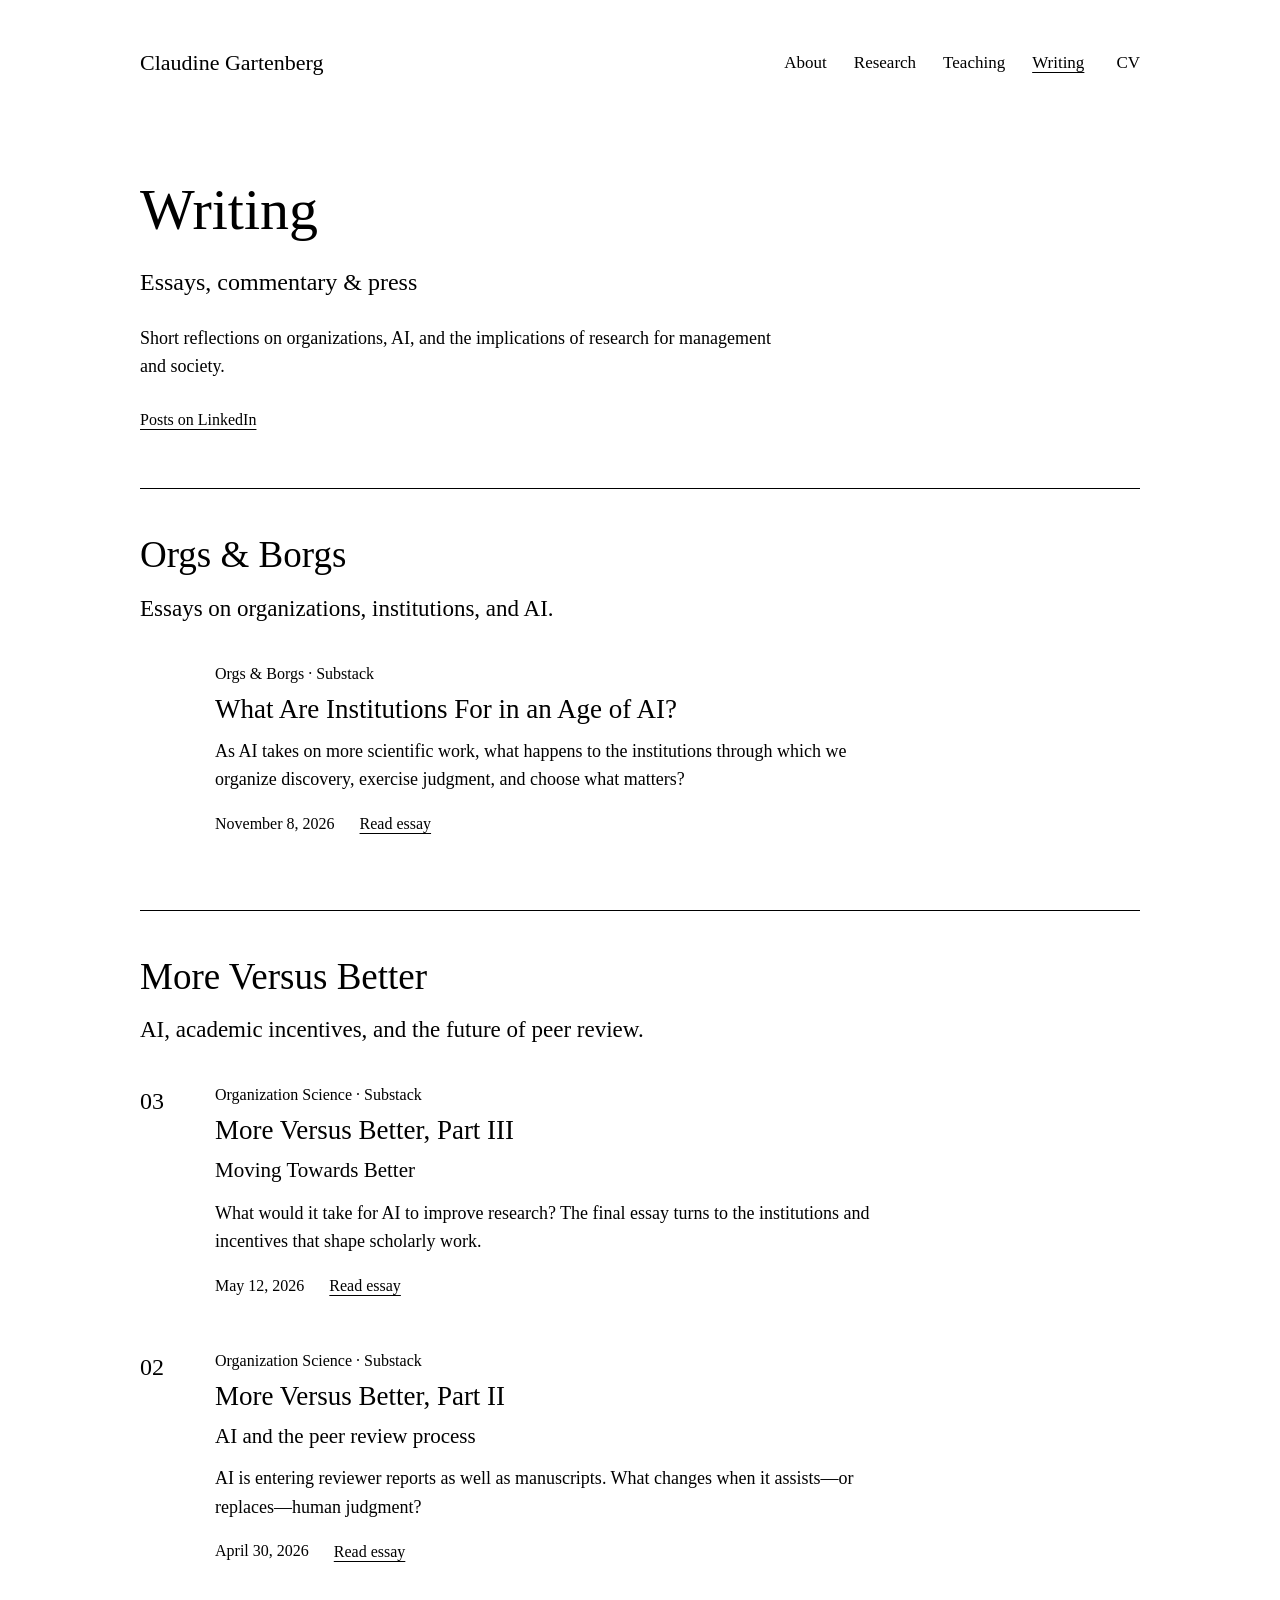
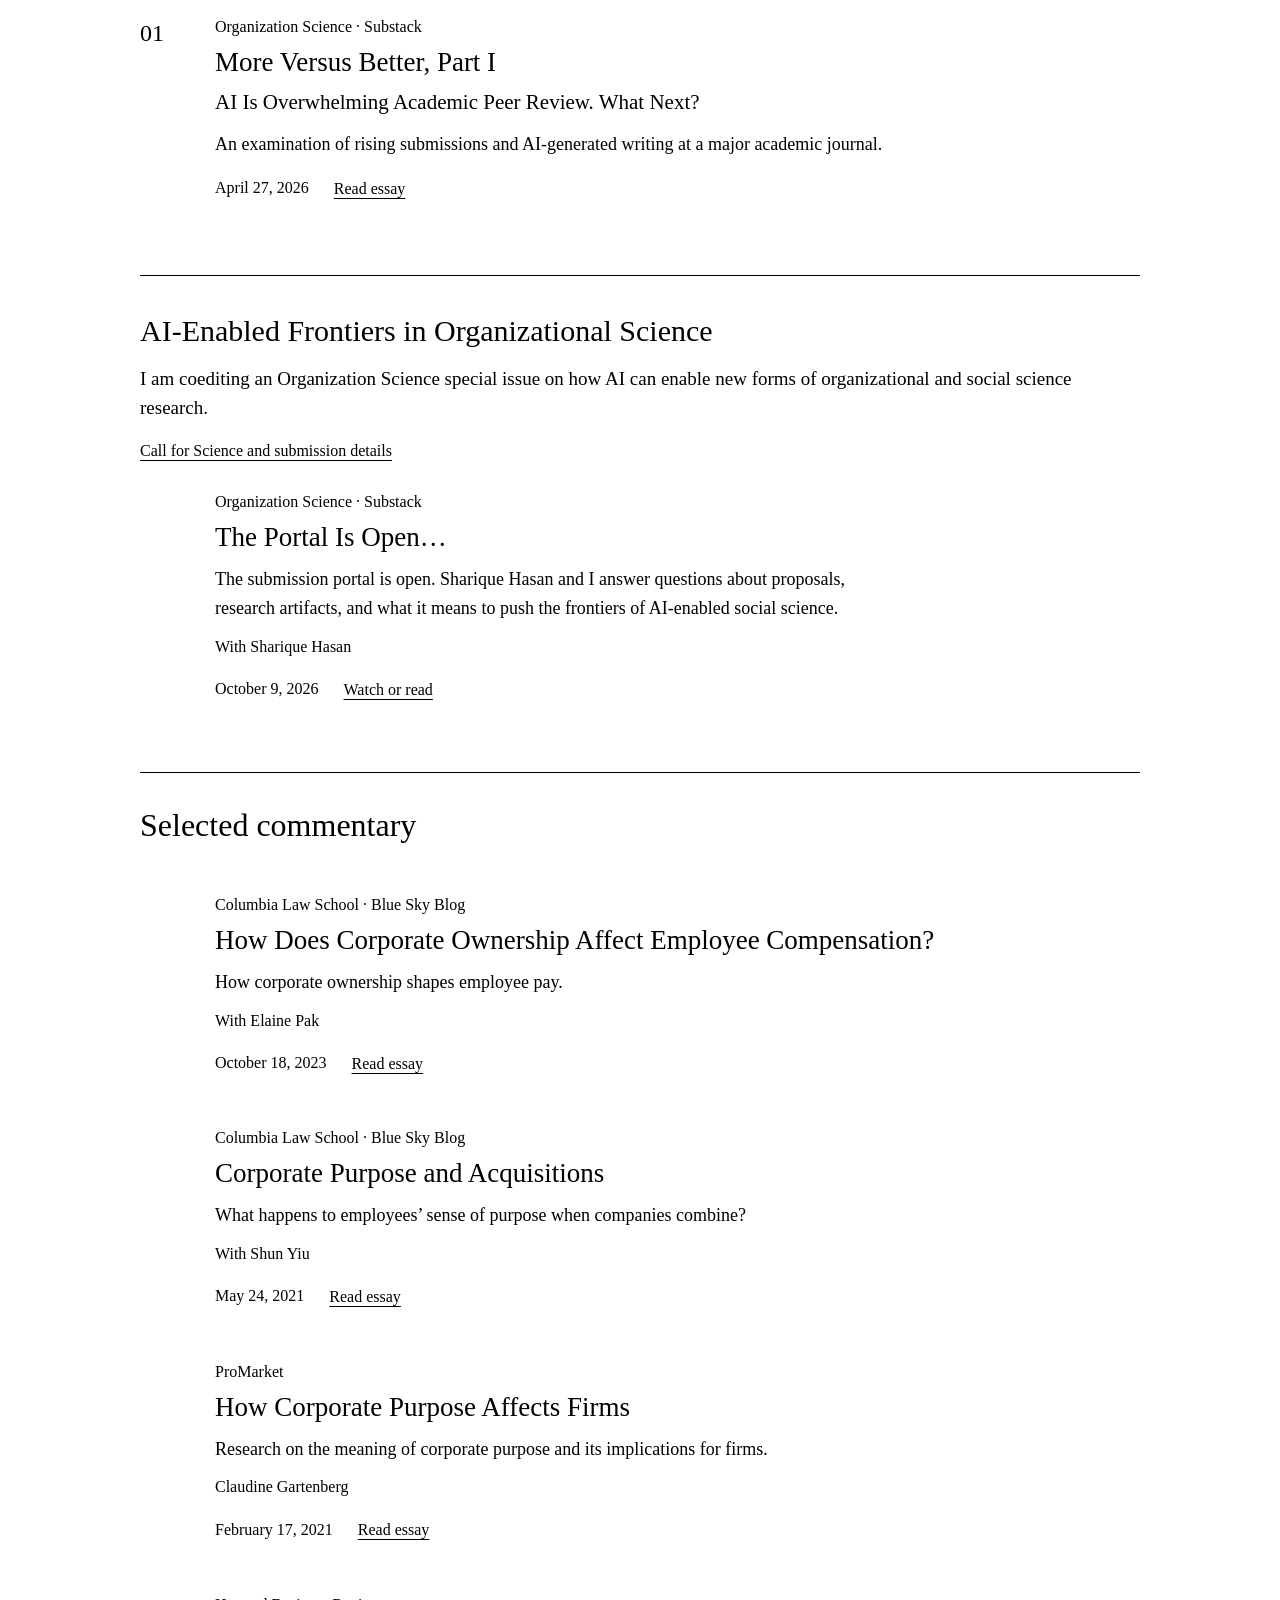
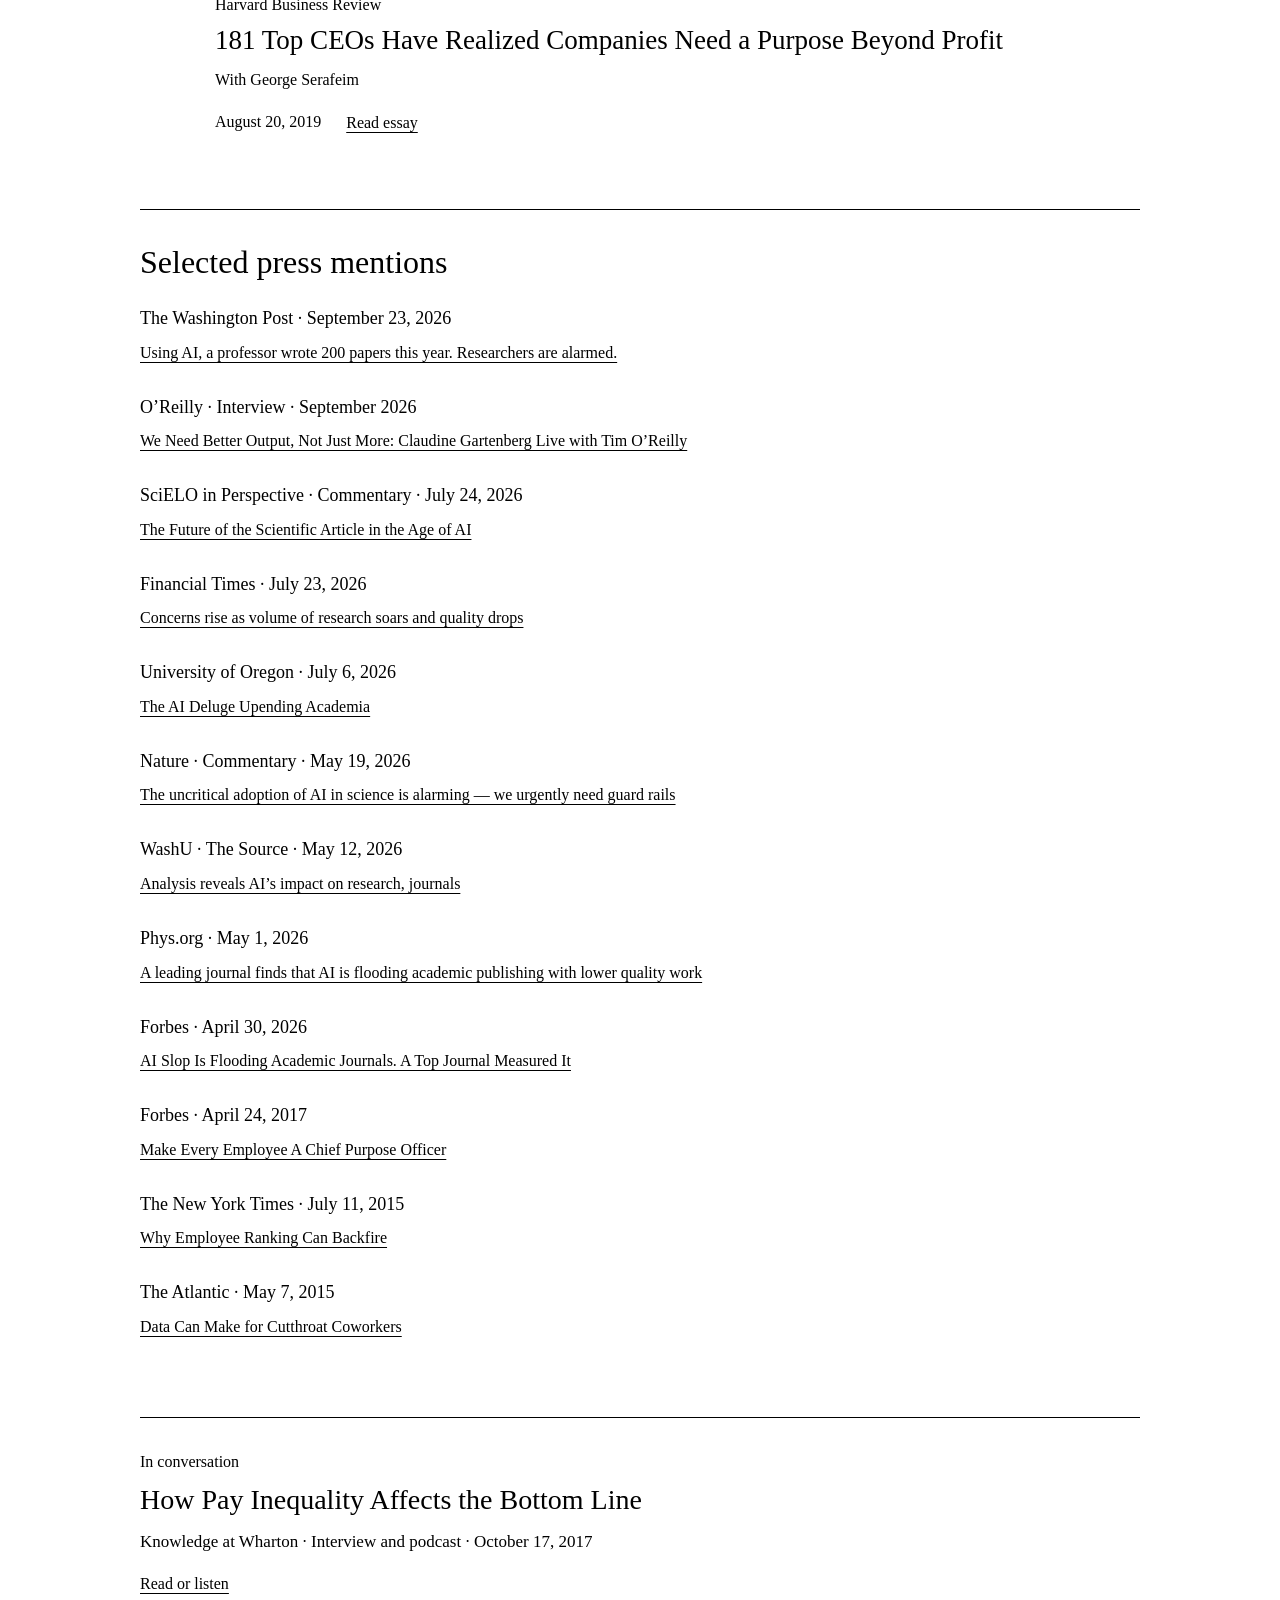
<file: writing.html>
<!doctype html>
<html lang="en"><head><meta charset="utf-8"><meta name="viewport" content="width=device-width, initial-scale=1">
<title>Writing | Claudine Gartenberg</title><meta name="description" content="Essays and public commentary by Claudine Gartenberg, including Orgs &amp; Borgs and the More Versus Better series on Substack.">
<meta name="theme-color" content="#ffffff"><meta property="og:type" content="website"><meta property="og:title" content="Writing | Claudine Gartenberg"><meta property="og:description" content="Essays and public commentary by Claudine Gartenberg, including Orgs &amp; Borgs and the More Versus Better series on Substack.">
<link rel="stylesheet" href="assets/style.css"></head><body>
<a class="skip-link" href="#main">Skip to content</a>
<div class="shell"><header class="site-header"><a class="wordmark" href="index.html">Claudine Gartenberg</a><nav aria-label="Main navigation"><a href="index.html">About</a><a href="research.html">Research</a><a href="teaching.html">Teaching</a><a href="writing.html" aria-current="page">Writing</a><a class="nav-cv" href="cv/claudine-gartenberg-cv-september-2026.pdf">CV <span aria-hidden="true">↗</span></a></nav></header>
<main id="main" tabindex="-1"><section class="page-intro"><h1>Writing</h1><p class="page-deck">Essays, commentary &amp; press</p><p class="linkedin-description">Short reflections on organizations, AI, and the implications of research for management and society.</p><div class="intro-links"><a class="text-link" href="https://www.linkedin.com/in/claudine-gartenberg-b16b7a1/recent-activity/all/">Posts on LinkedIn <span aria-hidden="true">↗</span></a></div></section><section class="series" id="orgs-and-borgs" aria-labelledby="orgs-and-borgs-title"><div class="series-intro"><h2 id="orgs-and-borgs-title">Orgs &amp; Borgs</h2><p class="series-deck">Essays on organizations, institutions, and AI.</p></div><article class="essay essay-row"><div><p class="eyebrow">Orgs &amp; Borgs · Substack</p><h3><a href="https://orgsandborgs.substack.com/p/what-are-institutions-for-in-an-age">What Are Institutions For in an Age of AI?</a></h3><p class="essay-summary">As AI takes on more scientific work, what happens to the institutions through which we organize discovery, exercise judgment, and choose what matters?</p><div class="essay-bottom"><span>November 8, 2026</span><a class="text-link" href="https://orgsandborgs.substack.com/p/what-are-institutions-for-in-an-age">Read essay <span aria-hidden="true">↗</span></a></div></div></article></section><section class="series" id="more-versus-better" aria-labelledby="series-title"><div class="series-intro"><h2 id="series-title">More Versus Better</h2><p class="series-deck">AI, academic incentives, and the future of peer review.</p></div><article class="essay essay-row"><div class="essay-number">03</div><div><p class="eyebrow">Organization Science · Substack</p><h3><a href="https://orgsci.substack.com/p/more-versus-better-part-iii">More Versus Better, Part III</a></h3><p class="essay-subtitle">Moving Towards Better</p><p class="essay-summary">What would it take for AI to improve research? The final essay turns to the institutions and incentives that shape scholarly work.</p><div class="essay-bottom"><span>May 12, 2026</span><a class="text-link" href="https://orgsci.substack.com/p/more-versus-better-part-iii">Read essay <span aria-hidden="true">↗</span></a></div></div></article><article class="essay essay-row"><div class="essay-number">02</div><div><p class="eyebrow">Organization Science · Substack</p><h3><a href="https://orgsci.substack.com/p/more-versus-better-part-ii">More Versus Better, Part II</a></h3><p class="essay-subtitle">AI and the peer review process</p><p class="essay-summary">AI is entering reviewer reports as well as manuscripts. What changes when it assists—or replaces—human judgment?</p><div class="essay-bottom"><span>April 30, 2026</span><a class="text-link" href="https://orgsci.substack.com/p/more-versus-better-part-ii">Read essay <span aria-hidden="true">↗</span></a></div></div></article><article class="essay essay-row"><div class="essay-number">01</div><div><p class="eyebrow">Organization Science · Substack</p><h3><a href="https://orgsci.substack.com/p/more-versus-better-part-i">More Versus Better, Part I</a></h3><p class="essay-subtitle">AI Is Overwhelming Academic Peer Review. What Next?</p><p class="essay-summary">An examination of rising submissions and AI-generated writing at a major academic journal.</p><div class="essay-bottom"><span>April 27, 2026</span><a class="text-link" href="https://orgsci.substack.com/p/more-versus-better-part-i">Read essay <span aria-hidden="true">↗</span></a></div></div></article></section>
<section class="editorial-initiative" aria-labelledby="special-issue"><div><h2 id="special-issue">AI-Enabled Frontiers in Organizational Science</h2><p>I am coediting an Organization Science special issue on how AI can enable new forms of organizational and social science research.</p><a class="text-link" href="https://orgsci.org/">Call for Science and submission details <span aria-hidden="true">↗</span></a><article class="essay essay-row"><div><p class="eyebrow">Organization Science · Substack</p><h3><a href="https://orgsci.substack.com/p/the-portal-is-open">The Portal Is Open…</a></h3><p class="essay-summary">The submission portal is open. Sharique Hasan and I answer questions about proposals, research artifacts, and what it means to push the frontiers of AI-enabled social science.</p><p class="byline">With Sharique Hasan</p><div class="essay-bottom"><span>October 9, 2026</span><a class="text-link" href="https://orgsci.substack.com/p/the-portal-is-open">Watch or read <span aria-hidden="true">↗</span></a></div></div></article></div></section>
<section class="section" aria-labelledby="commentary"><div class="section-heading"><div><p class="eyebrow">For a wider audience</p><h2 id="commentary">Selected commentary</h2></div></div><article class="essay essay-row"><div><p class="eyebrow">Columbia Law School · Blue Sky Blog</p><h3><a href="https://clsbluesky.law.columbia.edu/2023/10/18/how-does-corporate-ownership-affect-employee-compensation/">How Does Corporate Ownership Affect Employee Compensation?</a></h3><p class="essay-summary">How corporate ownership shapes employee pay.</p><p class="byline">With Elaine Pak</p><div class="essay-bottom"><span>October 18, 2023</span><a class="text-link" href="https://clsbluesky.law.columbia.edu/2023/10/18/how-does-corporate-ownership-affect-employee-compensation/">Read essay <span aria-hidden="true">↗</span></a></div></div></article><article class="essay essay-row"><div><p class="eyebrow">Columbia Law School · Blue Sky Blog</p><h3><a href="https://clsbluesky.law.columbia.edu/2021/05/24/corporate-purpose-and-acquisitions/">Corporate Purpose and Acquisitions</a></h3><p class="essay-summary">What happens to employees’ sense of purpose when companies combine?</p><p class="byline">With Shun Yiu</p><div class="essay-bottom"><span>May 24, 2021</span><a class="text-link" href="https://clsbluesky.law.columbia.edu/2021/05/24/corporate-purpose-and-acquisitions/">Read essay <span aria-hidden="true">↗</span></a></div></div></article><article class="essay essay-row"><div><p class="eyebrow">ProMarket</p><h3><a href="https://www.promarket.org/2021/02/17/corporate-purpose-affects-firms-compensation-great-place-work/">How Corporate Purpose Affects Firms</a></h3><p class="essay-summary">Research on the meaning of corporate purpose and its implications for firms.</p><p class="byline">Claudine Gartenberg</p><div class="essay-bottom"><span>February 17, 2021</span><a class="text-link" href="https://www.promarket.org/2021/02/17/corporate-purpose-affects-firms-compensation-great-place-work/">Read essay <span aria-hidden="true">↗</span></a></div></div></article><article class="essay essay-row"><div><p class="eyebrow">Harvard Business Review</p><h3><a href="https://hbr.org/2019/08/181-top-ceos-have-realized-companies-need-a-purpose-beyond-profit">181 Top CEOs Have Realized Companies Need a Purpose Beyond Profit</a></h3><p class="byline">With George Serafeim</p><div class="essay-bottom"><span>August 20, 2019</span><a class="text-link" href="https://hbr.org/2019/08/181-top-ceos-have-realized-companies-need-a-purpose-beyond-profit">Read essay <span aria-hidden="true">↗</span></a></div></div></article></section>
<section class="section" aria-labelledby="press-mentions"><div class="section-heading"><h2 id="press-mentions">Selected press mentions</h2></div><ul class="press-list"><li><p>The Washington Post · September 23, 2026</p><a class="text-link" href="https://www.washingtonpost.com/education/2026/09/23/nine-months-200-academic-papers-one-professors-ai-assisted-output/">Using AI, a professor wrote 200 papers this year. Researchers are alarmed. <span aria-hidden="true">↗</span></a></li><li><p>O’Reilly · Interview · September 2026</p><a class="text-link" href="https://www.oreilly.com/videos/we-need-better/0642572452186/">We Need Better Output, Not Just More: Claudine Gartenberg Live with Tim O’Reilly <span aria-hidden="true">↗</span></a></li><li><p>SciELO in Perspective · Commentary · July 24, 2026</p><a class="text-link" href="https://blog.scielo.org/en/2026/07/24/the-future-of-the-scientific-article-in-the-age-of-ai/">The Future of the Scientific Article in the Age of AI <span aria-hidden="true">↗</span></a></li><li><p>Financial Times · July 23, 2026</p><a class="text-link" href="https://www.ft.com/content/52e688a0-c6c1-4161-9878-1fab12c5e806?syn-25a6b1a6=1">Concerns rise as volume of research soars and quality drops <span aria-hidden="true">↗</span></a></li><li><p>University of Oregon · July 6, 2026</p><a class="text-link" href="https://business.uoregon.edu/news/ai-deluge-upending-academia">The AI Deluge Upending Academia <span aria-hidden="true">↗</span></a></li><li><p>Nature · Commentary · May 19, 2026</p><a class="text-link" href="https://www.nature.com/articles/d41586-026-01557-x">The uncritical adoption of AI in science is alarming — we urgently need guard rails <span aria-hidden="true">↗</span></a></li><li><p>WashU · The Source · May 12, 2026</p><a class="text-link" href="https://source.washu.edu/2026/05/analysis-reveals-ais-impact-on-research-journals/">Analysis reveals AI’s impact on research, journals <span aria-hidden="true">↗</span></a></li><li><p>Phys.org · May 1, 2026</p><a class="text-link" href="https://phys.org/news/2026-05-journal-ai-academic-publishing-quality.html">A leading journal finds that AI is flooding academic publishing with lower quality work <span aria-hidden="true">↗</span></a></li><li><p>Forbes · April 30, 2026</p><a class="text-link" href="https://www.forbes.com/sites/johndrake/2026/04/30/ai-slop-is-flooding-academic-journals-a-top-journal-measured-it/">AI Slop Is Flooding Academic Journals. A Top Journal Measured It <span aria-hidden="true">↗</span></a></li><li><p>Forbes · April 24, 2017</p><a class="text-link" href="https://www.forbes.com/sites/richlyons/2017/04/24/make-every-employee-a-chief-purpose-officer/">Make Every Employee A Chief Purpose Officer <span aria-hidden="true">↗</span></a></li><li><p>The New York Times · July 11, 2015</p><a class="text-link" href="https://www.nytimes.com/2015/07/12/business/why-employee-ranking-can-backfire.html">Why Employee Ranking Can Backfire <span aria-hidden="true">↗</span></a></li><li><p>The Atlantic · May 7, 2015</p><a class="text-link" href="https://www.theatlantic.com/business/archive/2015/05/data-can-make-for-cutthroat-coworkers/392540/">Data Can Make for Cutthroat Coworkers <span aria-hidden="true">↗</span></a></li></ul></section>
<section class="interview-strip"><p class="eyebrow">In conversation</p><h2>How Pay Inequality Affects the Bottom Line</h2><p>Knowledge at Wharton · Interview and podcast · October 17, 2017</p><a class="text-link" href="https://knowledge.wharton.upenn.edu/podcast/knowledge-at-wharton-podcast/pay-inequality-impacts-firms/">Read or listen <span aria-hidden="true">↗</span></a></section></main>
</div></body></html>
</file>
<file: assets/style.css>
:root{--paper:#fff;--ink:#000;--muted:#000;--accent:#000;--rule:#000;--wash:#fff;--serif:'Times New Roman',Times,serif;--sans:'Times New Roman',Times,serif}
*{box-sizing:border-box}html{scroll-behavior:smooth}body{margin:0;background:#fff;color:#000;font-family:var(--serif);font-size:18px;line-height:1.55}a{color:#000;text-decoration:none;text-underline-offset:4px}a:hover{text-decoration:underline;text-decoration-thickness:1px}a:focus-visible{outline:1px solid #000;outline-offset:5px}h1,h2,h3,h4,p{margin:0}h1,h2,h3,h4{font-weight:400;line-height:1.15}p+p{margin-top:1em}.shell{max-width:1120px;padding:0 60px;margin:auto}.site-header{display:flex;justify-content:space-between;align-items:center;gap:28px;padding:44px 0 30px}.wordmark{font-size:22px;line-height:1.4;white-space:nowrap}.wordmark span{display:block;font-size:14px;margin-top:4px;text-transform:none;letter-spacing:0}nav{display:flex;gap:27px;align-items:center;font-size:17px}nav a{padding:6px 0}nav a[aria-current=page]{text-decoration:underline}.nav-cv{margin-left:5px}.eyebrow{font-size:16px;line-height:1.5;font-weight:400;text-transform:none;letter-spacing:0}.intro{display:grid;grid-template-columns:minmax(0,1fr) 225px;gap:80px;padding:56px 0 78px}.intro h1{font-size:60px;line-height:1.03;margin:19px 0 22px}.institution{font-size:16px}.bio{max-width:600px;margin-top:30px;font-size:21px;line-height:1.5}.bio p+p{margin-top:18px;font-size:inherit;line-height:inherit}.intro-links{display:flex;gap:26px;margin-top:26px}.text-link{display:inline-block;font-size:16px;text-decoration:underline;line-height:1.6}.text-link span{display:none}.nav-cv span{display:none}.portrait-panel{align-self:start;margin-top:36px}.portrait-panel img{display:block;width:100%;height:auto;aspect-ratio:1;object-fit:cover;filter:grayscale(1)}.portrait-caption{margin-top:13px;font-size:14px;line-height:1.6}.portrait-caption span{display:block}.section{padding:30px 0 49px;border-top:1px solid var(--rule)}.section-heading{display:flex;justify-content:space-between;gap:25px;align-items:end;margin-bottom:24px}.section-heading h2{font-size:32px;margin-top:4px}.section-heading .eyebrow{display:none}.paper{display:grid;grid-template-columns:75px minmax(0,1fr);padding:22px 0}.paper-date{font-size:16px;padding-top:2px}.paper-body>.eyebrow{display:none}.paper h3,.paper h4{font-size:24px;line-height:1.25;max-width:800px}.authors{margin-top:9px;font-size:16px}.venue{margin-top:3px;font-style:italic;font-size:17px}.paper-links{margin-top:9px}.paper-summary{font-size:18px;max-width:760px;margin-top:13px}.writing-feature{display:grid;grid-template-columns:30% 1fr;gap:50px;padding:42px 0 48px;border-top:1px solid var(--rule)}.writing-feature h2{font-size:34px;margin:7px 0 21px}.writing-feature h2 br{display:none}.writing-feature h3{font-size:32px;margin:12px 0 15px}.feature-deck{font-size:21px;line-height:1.5}.byline{font-size:16px;margin:17px 0 22px}.closing-note{display:grid;grid-template-columns:30% 1fr;gap:50px;padding:24px 0 55px}.closing-note>p:last-child{font-size:18px;line-height:1.6;margin:0}.site-footer{display:flex;justify-content:space-between;gap:30px;padding:32px 0 46px;border-top:1px solid var(--rule);font-size:15px}.footer-name{font-size:20px}.site-footer p{margin-top:9px}.footer-contact{text-align:right}.footer-contact>a{font-size:16px}.footer-contact .text-link{font-size:15px}.skip-link{position:absolute;top:-80px;left:20px;padding:10px 20px;background:#fff;color:#000;z-index:10}.skip-link:focus{top:10px}main:focus{outline:none}.page-intro{padding:50px 0 56px;max-width:820px}.page-intro h1{font-size:58px;margin:15px 0 20px}.page-deck{font-size:24px;line-height:1.5;max-width:700px}.section-note{font-size:16px}.collection-note{font-size:16px;margin:20px 0 40px}.collection-note .text-link{font-size:16px}.course{display:grid;grid-template-columns:170px 1fr;gap:26px;padding:25px 0}.course-code{font-size:17px;padding-top:4px}.current-term{display:block;font-size:16px;margin-top:8px}.course h3{font-size:26px}.course p{font-size:19px;line-height:1.6;margin:13px 0}.recognition{display:grid;grid-template-columns:170px 1fr;gap:26px;padding:32px 0;border-top:1px solid var(--rule)}.recognition h2{font-size:29px}.recognition p:not(.eyebrow){font-size:17px;margin-top:14px}.recognition p.award-secondary{margin-top:20px}.series{border-top:1px solid var(--rule);margin-bottom:48px}.series-intro{padding:30px 0 10px;max-width:760px}.series-intro h2{font-size:37px;margin-top:15px}.series-deck{font-size:23px;margin-top:14px}.series-intro .byline{max-width:670px}.essay{padding:25px 0}.essay-row{display:grid;grid-template-columns:75px minmax(0,1fr);gap:0}.essay-row>div:last-child{grid-column:2}.essay-number{font-size:24px}.essay h3{font-size:27px;margin-top:8px}.essay-subtitle{font-size:21px;margin-top:8px}.essay-summary{font-size:18px;line-height:1.6;max-width:680px;margin-top:12px}.essay-bottom{display:flex;gap:25px;align-items:center;margin-top:17px}.essay-bottom>span{font-size:16px}.essay .byline{margin:12px 0 0}.interview-strip{padding:32px 0;margin:0 0 42px;border-top:1px solid var(--rule)}.interview-strip h2{font-size:28px;margin:10px 0 13px}.interview-strip>p:not(.eyebrow){font-size:17px;margin-bottom:15px}
@media(max-width:960px){.shell{padding:0 35px}.intro{gap:45px;grid-template-columns:minmax(0,1fr) 205px}.intro h1{font-size:56px}nav{gap:20px}.wordmark{font-size:20px}.bio{font-size:20px}.writing-feature,.closing-note{grid-template-columns:28% 1fr;gap:30px}}
@media(max-width:760px){.shell{padding:0 24px}.site-header{display:block;padding:28px 0 18px}.wordmark{font-size:24px}.wordmark span{font-size:15px;margin-top:4px}nav{gap:20px;margin-top:19px;justify-content:space-between;font-size:17px}.nav-cv{margin-left:0}.intro{grid-template-columns:1fr;gap:27px;padding:35px 0 49px}.intro h1{font-size:clamp(46px,11vw,60px)}.institution{font-size:16px}.bio{font-size:21px;margin-top:24px}.bio p+p{font-size:inherit}.portrait-panel{margin-top:0;display:flex;align-items:end;gap:20px}.portrait-panel img{width:132px;flex:none}.portrait-caption{font-size:14px;margin:0 0 3px}.section{padding-top:25px}.section-heading{align-items:start}.section-heading h2{font-size:29px}.section-heading>.text-link{font-size:15px;margin-top:5px}.paper{grid-template-columns:48px minmax(0,1fr);padding:22px 0}.paper h3,.paper h4{font-size:23px}.paper-date{font-size:15px}.authors{font-size:16px}.writing-feature{grid-template-columns:1fr;padding:32px 0;gap:27px}.writing-feature h2{font-size:30px;margin:6px 0 12px}.writing-feature h3{font-size:29px}.feature-deck{font-size:20px}.closing-note{grid-template-columns:1fr;padding:25px 0 40px;gap:12px}.site-footer{font-size:14px;gap:20px}.footer-name{font-size:19px}.footer-contact>a{font-size:14px}.page-intro{padding:35px 0 43px}.page-intro h1{font-size:48px}.page-deck{font-size:22px}.course{grid-template-columns:1fr;gap:10px;padding:24px 0}.course-code{display:flex;gap:20px;align-items:center}.current-term{margin:0}.course h3{font-size:25px}.course p{font-size:19px}.recognition{grid-template-columns:1fr;gap:17px;padding:27px 0}.recognition h2{font-size:28px}.series-intro h2{font-size:33px}.series-deck{font-size:21px}.essay-row{grid-template-columns:40px minmax(0,1fr)}.essay-number{font-size:22px}.essay h3{font-size:25px}.essay-subtitle{font-size:20px}.essay-summary{font-size:18px}.interview-strip{padding:26px 0}.interview-strip h2{font-size:25px}.collection-note .text-link{display:block;margin-top:6px}}
@media(max-width:420px){.site-footer{flex-direction:column;gap:24px}.footer-contact{text-align:left}.portrait-caption{font-size:13px}.section-heading{flex-wrap:wrap;gap:8px}}
@media(prefers-reduced-motion:reduce){html{scroll-behavior:auto}}
@media print{.shell{padding:0;max-width:none}.site-header nav,.skip-link,.intro-links{display:none}.intro{padding:30px 0;grid-template-columns:1fr 160px;gap:30px}.intro h1{font-size:46px}.portrait-panel{margin:0}.paper,.course,.essay{break-inside:avoid}.site-footer{font-size:13px}}

.research-group{padding:30px 0 35px;border-top:1px solid #000}.research-group>h2,.research-group>h3{font-size:29px;line-height:1.25;max-width:820px}.group-description{font-size:18px;line-height:1.6;max-width:820px;margin:12px 0 15px}.research-section>.research-group:first-of-type{border-top:0;padding-top:8px}.research-group>.text-link{margin:8px 0 0 75px}.editorial-initiative{display:grid;grid-template-columns:30% 1fr;gap:50px;border-top:1px solid #000;padding:37px 0 45px}.editorial-initiative h2{font-size:30px;line-height:1.2}.editorial-initiative>div>p{font-size:19px;margin:15px 0}.linkedin-note{margin-top:30px}.linkedin-note p{font-size:18px;margin-bottom:7px}
@media(max-width:760px){.research-group>h2,.research-group>h3{font-size:26px}.group-description{font-size:18px}.research-group>.text-link{margin-left:48px}.editorial-initiative{grid-template-columns:1fr;gap:16px;padding:30px 0}.editorial-initiative h2{font-size:27px}.editorial-initiative>div>p{font-size:19px}}

.press-list{list-style:none;margin:0;padding:0}.press-list li{margin:0 0 1.7rem}.press-list p{margin:0 0 .35rem}.press-list a{line-height:1.4}

/* A fuller profile, with the research statement retained below. */
main{padding-bottom:50px}.intro{grid-template-columns:340px minmax(0,1fr);gap:36px 48px;align-items:start}.portrait-panel{margin:0;display:block}.portrait-panel img{width:100%;height:auto;aspect-ratio:auto;filter:none;display:block}.intro h1{font-size:48px;margin:0 0 20px;line-height:1.08}.appointment{font-size:21px;line-height:1.5;margin:0 0 22px}.profile-facts{font-size:18px;line-height:1.55}.profile-facts p{margin:0 0 20px}.intro .intro-links{flex-wrap:wrap;gap:12px 23px;margin-top:24px}.intro>.bio{grid-column:1/-1;max-width:none;font-size:21px;line-height:1.5}.intro>.bio p{margin:0 0 20px}.editorial-initiative{grid-template-columns:1fr;gap:0}.linkedin-description{font-size:18px;max-width:640px;margin-top:25px}
@media(max-width:960px){.intro{grid-template-columns:280px minmax(0,1fr);gap:32px}.intro h1{font-size:40px}}
@media(max-width:760px){.intro{grid-template-columns:1fr;gap:28px}.portrait-panel{display:block;max-width:320px}.portrait-panel img{width:100%}.intro h1{font-size:42px}.intro>.bio{grid-column:auto}.intro-copy{grid-row:2}.portrait-panel{grid-row:1}.profile-facts{font-size:18px}}

/* Match the portrait to the profile block; crop the lower torso. */
@media(min-width:761px){.intro{align-items:stretch}.portrait-panel{position:relative;align-self:stretch;overflow:hidden}.portrait-panel img{position:absolute;inset:0;width:100%;height:100%;object-fit:cover;object-position:center top}.intro-copy{display:flex;flex-direction:column}.intro-copy .intro-links{margin-top:auto;padding-top:14px;margin-bottom:0}.profile-facts p:last-child{margin-bottom:0}}
@media(max-width:760px){.portrait-panel{aspect-ratio:4/5;overflow:hidden}.portrait-panel img{height:100%;width:100%;object-fit:cover;object-position:center top}}


.page-footnotes{font-size:15px;padding-top:24px}.page-footnotes p{margin:0}.bio sup{font-size:.65em;line-height:0}.bio sup a{text-decoration:none}#footnote-1{scroll-margin-top:24px}
</file>
